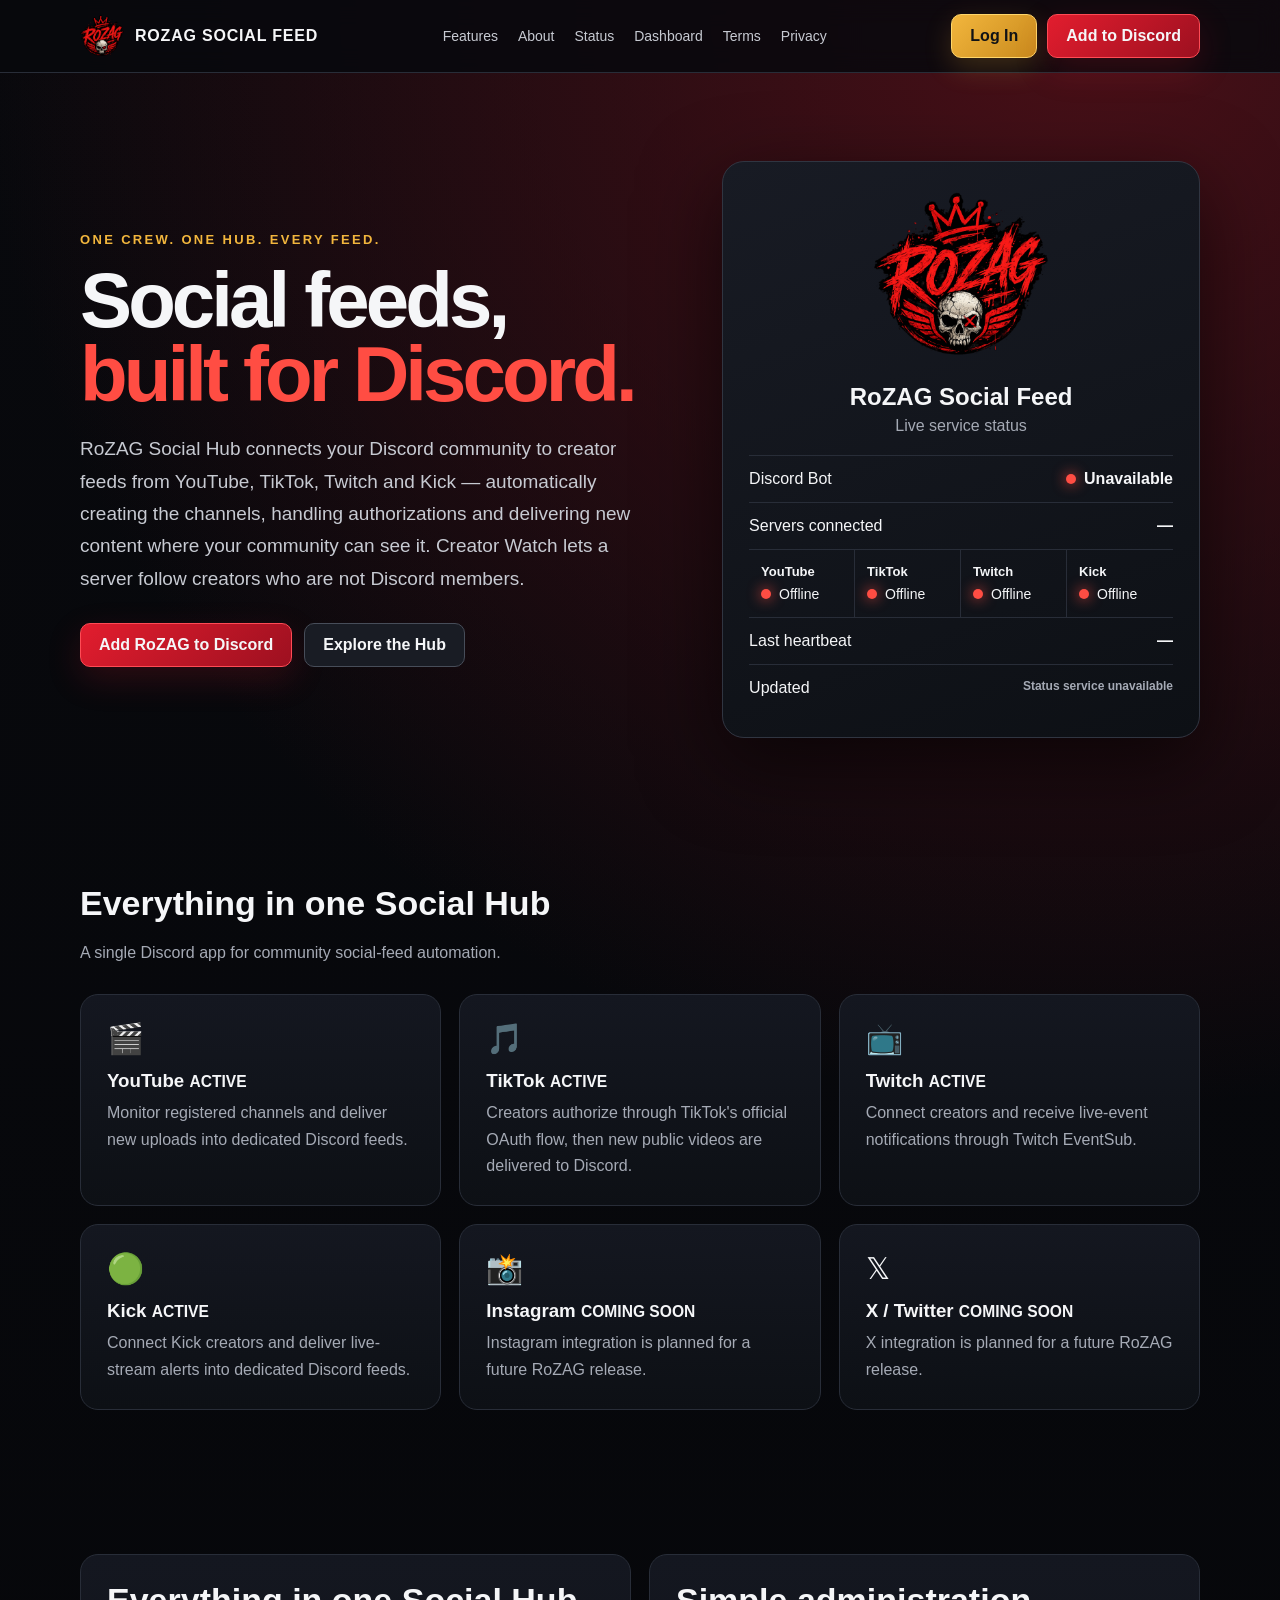
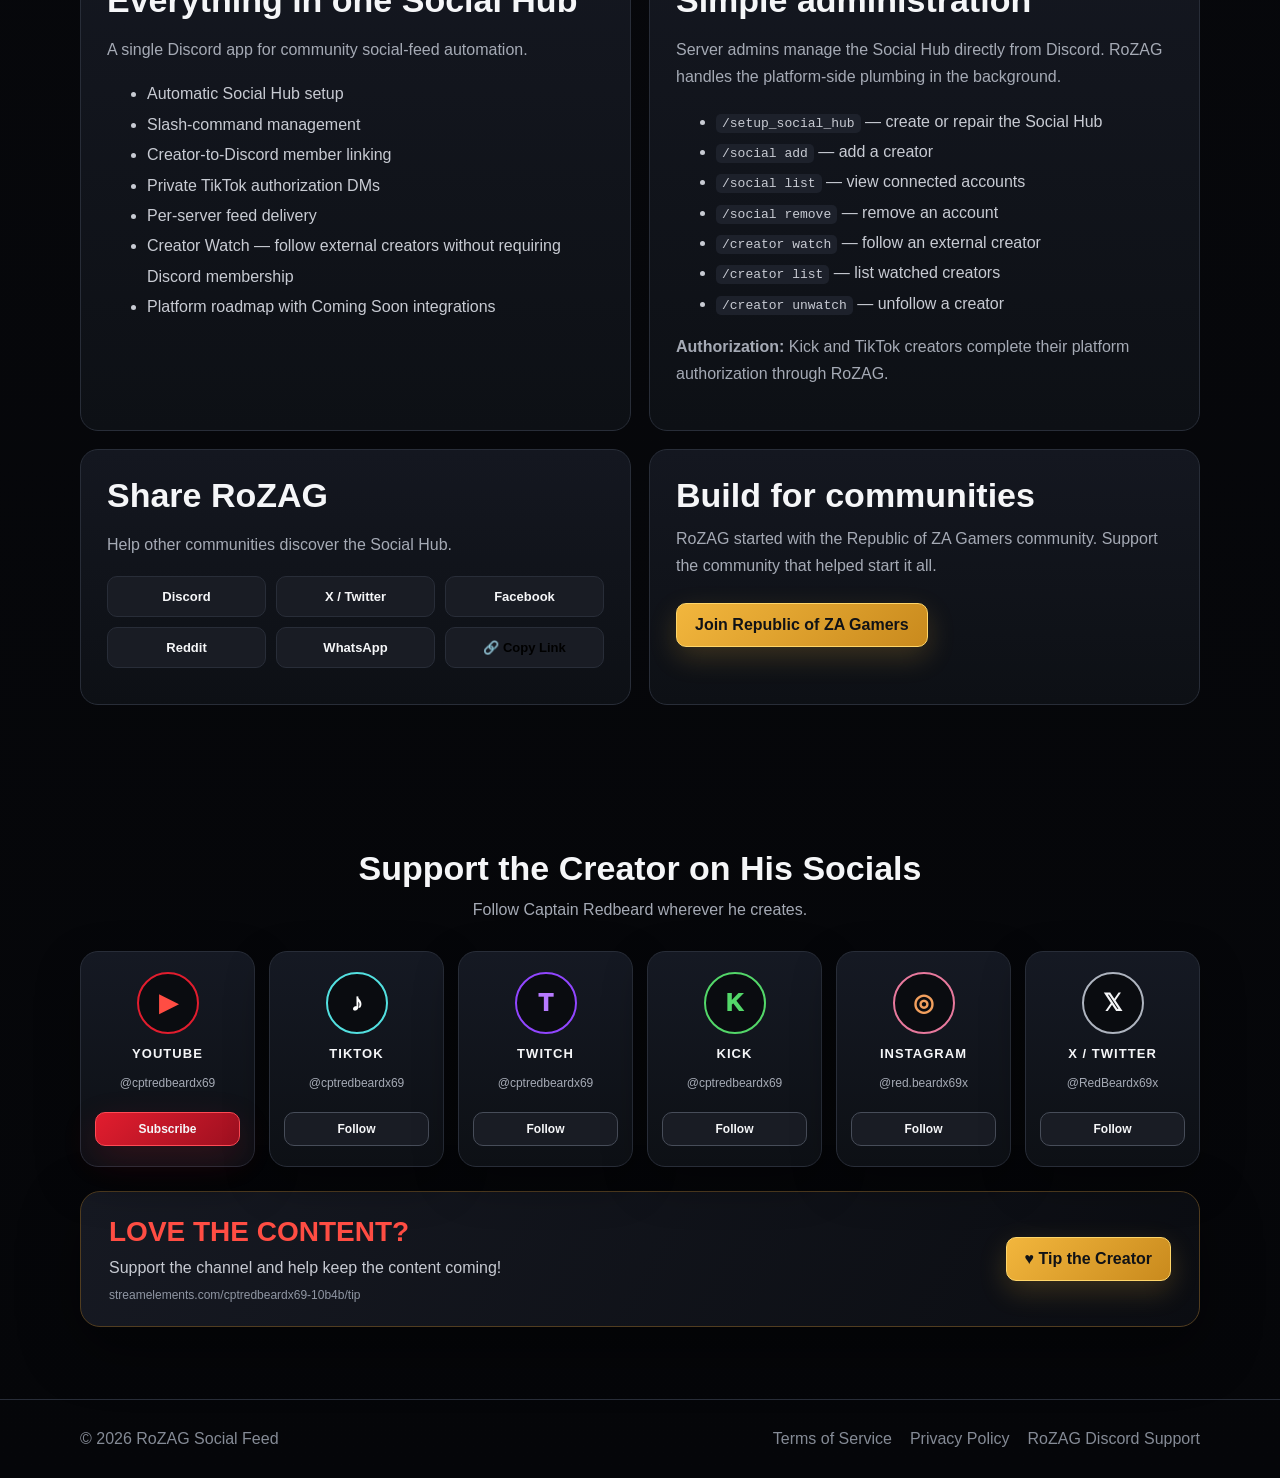
<file: index.html>
<!doctype html>
<html lang="en"><head>
<meta charset="utf-8"><meta name="viewport" content="width=device-width,initial-scale=1">
<title>RoZAG Social Feed</title>
  <link rel="icon" type="image/png" href="rozag-logo.png">
<meta name="description" content="RoZAG Social Feed connects Discord communities to YouTube, TikTok, Twitch and Kick creator feeds, with Creator Watch for external creators.">
<style>
:root{--bg:#07080b;--panel:#10131a;--panel2:#151923;--text:#f5f6f8;--muted:#a5aab5;--red:#e21d2e;--red2:#ff4d43;--gold:#f2b63d;--line:#282d38;--green:#3bd98b}
*{box-sizing:border-box}html{scroll-behavior:smooth}body{margin:0;background:radial-gradient(circle at 85% 0,#4a1018 0,transparent 34%),linear-gradient(180deg,#08090d,#050609);color:var(--text);font-family:Inter,Segoe UI,Arial,sans-serif}a{color:inherit;text-decoration:none}.wrap{width:min(1120px,92%);margin:auto}
nav{position:sticky;top:0;z-index:5;background:#08090ddd;backdrop-filter:blur(12px);border-bottom:1px solid var(--line)}.nav{height:72px;display:flex;align-items:center;justify-content:space-between}.brand{display:flex;align-items:center;gap:11px;font-weight:900;letter-spacing:.05em}.brand img{width:44px;height:44px;border-radius:50%;object-fit:cover}.navlinks{display:flex;gap:20px;color:#c7cad2;font-size:14px}.btn{display:inline-flex;align-items:center;justify-content:center;padding:12px 18px;border-radius:10px;border:1px solid #474d59;background:#191c24;font-weight:800}.primary{background:linear-gradient(135deg,var(--red),#9d1020);border-color:#ff4b55;box-shadow:0 12px 34px #d51a3030}
.hero{padding:88px 0 74px}.grid{display:grid;grid-template-columns:1.1fr .9fr;gap:58px;align-items:center}.kicker{color:var(--gold);font-size:13px;font-weight:900;letter-spacing:.18em;text-transform:uppercase}.hero h1{font-size:clamp(46px,7vw,78px);line-height:.95;letter-spacing:-.05em;margin:16px 0 22px}.hero h1 span{color:var(--red2)}.lead{font-size:19px;line-height:1.7;color:#c7cad2;max-width:720px}.actions{display:flex;gap:12px;flex-wrap:wrap;margin-top:28px}
.status{background:linear-gradient(160deg,#181b24,#0d1015);border:1px solid #303541;border-radius:22px;padding:26px;box-shadow:0 24px 80px #0009}.logo{width:175px;height:175px;display:block;object-fit:contain;border-radius:50%;margin:0 auto 20px}.status h2{text-align:center;margin:0}.status p{text-align:center;color:var(--muted);margin:6px 0 20px}.row{display:flex;justify-content:space-between;gap:20px;padding:14px 0;border-top:1px solid var(--line)}.dot{display:inline-block;width:10px;height:10px;border-radius:50%;background:var(--green);margin-right:8px;box-shadow:0 0 14px #3bd98b}.dot.red{background:#ff4d43;box-shadow:0 0 14px #ff4d43}.dot.warn{background:#f2b63d;box-shadow:0 0 14px #f2b63d}.dot.online{background:var(--green);box-shadow:0 0 14px #3bd98b}.platform-row{display:grid;grid-template-columns:repeat(4,minmax(0,1fr));gap:0;border-top:1px solid var(--line);padding:0}.platform-mini{min-width:0;padding:14px 12px;border-right:1px solid var(--line)}.platform-mini:last-child{border-right:0}.platform-name{display:block;font-weight:800;font-size:13px;margin-bottom:6px}.platform-state{font-size:14px;white-space:nowrap}.platform-detail{display:none}
section{padding:72px 0}.title{font-size:34px;margin:0 0 10px}.sub{color:var(--muted);line-height:1.7;max-width:760px}.cards{display:grid;grid-template-columns:repeat(3,1fr);gap:18px;margin-top:28px}.card,.panel{background:linear-gradient(180deg,#141720,#0d1015);border:1px solid var(--line);border-radius:18px;padding:26px}.card .ico{font-size:30px;margin-bottom:14px}.card h3{margin:0 0 8px}.card p{color:var(--muted);line-height:1.65;margin:0}.two{display:grid;grid-template-columns:1fr 1fr;gap:18px}.panel ul{color:#c8cbd3;line-height:1.9}.panel code{background:#1d212b;padding:2px 6px;border-radius:5px}footer{border-top:1px solid var(--line);padding:30px 0;color:#858b96}.foot{display:flex;justify-content:space-between;gap:20px;flex-wrap:wrap}.links{display:flex;gap:18px}
@media(max-width:820px){.grid,.two{grid-template-columns:1fr}.cards{grid-template-columns:1fr}.navlinks{display:none}.platform-row{grid-template-columns:repeat(2,1fr)}.platform-mini:nth-child(2){border-right:0}.platform-mini:nth-child(-n+2){border-bottom:1px solid var(--line)}}

.social-section{padding:72px 0}.section-head{text-align:center;margin-bottom:28px}.section-head .title{margin-bottom:8px}.section-head .sub{margin:0 auto}.social-grid{display:grid;grid-template-columns:repeat(6,1fr);gap:14px}.social-card{background:linear-gradient(180deg,#151923,#0d1015);border:1px solid var(--line);border-radius:18px;padding:20px 14px;text-align:center;box-shadow:0 16px 45px #0005;transition:transform .18s,border-color .18s}.social-card:hover{transform:translateY(-3px);border-color:#4a505e}.social-icon{width:62px;height:62px;border-radius:50%;display:grid;place-items:center;margin:0 auto 12px;font-size:24px;font-weight:950;background:#0a0c10;border:2px solid #3b404b}.social-card h3{margin:0 0 5px;font-size:13px;letter-spacing:.08em}.social-handle{color:var(--muted);font-size:12px;min-height:34px;display:flex;align-items:center;justify-content:center}.social-card .btn{margin-top:12px;width:100%;padding:9px 8px;font-size:12px}.youtube .social-icon{border-color:#e21d2e;color:#ff4d43}.tiktok .social-icon{border-color:#53e0e0;color:#fff}.twitch .social-icon{border-color:#9146ff;color:#b77aff}.kick .social-icon{border-color:#53d769;color:#53d769}.instagram .social-icon{border-color:#e8799d;color:#f2a05e}.x-social .social-icon{border-color:#aeb4bf;color:#f5f6f8}.tip-banner{margin-top:24px;background:linear-gradient(120deg,#161922,#0b0d12);border:1px solid #513d20;border-radius:20px;padding:24px 28px;display:flex;align-items:center;justify-content:space-between;gap:24px;box-shadow:0 20px 60px #0007}.tip-copy h2{margin:0 0 7px;color:var(--red2);font-size:28px}.tip-copy p{margin:0;color:#c7cad2;line-height:1.6}.tip-link{display:block;margin-top:7px;color:#8f96a3;font-size:12px}.gold{background:linear-gradient(135deg,#f2b63d,#c98a1d);border-color:#ffd66a;color:#101216;box-shadow:0 10px 28px #f2b63d33}.gold:hover{filter:brightness(1.08)}.tip-btn{white-space:nowrap}.live-strip{margin-top:28px;background:linear-gradient(180deg,#13161d,#0b0d12);border:1px solid var(--line);border-radius:18px;padding:18px}.live-strip-title{text-align:center;color:#fff;font-weight:900;letter-spacing:.12em;text-transform:uppercase;margin-bottom:15px}.live-grid{display:grid;grid-template-columns:repeat(4,1fr)}.live-item{padding:10px 18px;border-right:1px solid var(--line);display:flex;justify-content:center;align-items:center;gap:9px}.live-item:last-child{border-right:0}.live-item b{font-size:14px}.share-layout{display:grid;grid-template-columns:1fr 1fr;gap:18px}.share-card{background:linear-gradient(180deg,#141720,#0d1015);border:1px solid var(--line);border-radius:18px;padding:26px}.share-actions{display:grid;grid-template-columns:repeat(3,1fr);gap:10px;margin-top:18px}.share-btn{border:1px solid var(--line);background:#191c24;border-radius:10px;padding:12px 8px;text-align:center;font-weight:800;font-size:13px}.share-btn:hover{border-color:#5a606d}.share-copy{margin-top:12px;width:100%}.share-url{margin-top:10px;color:var(--gold);font-size:12px;word-break:break-all}.community{margin-top:18px}.community-inner{display:flex;align-items:center;justify-content:space-between;gap:24px;flex-wrap:wrap}.community-inner .sub{margin:0}.coming-soon{color:var(--gold)!important}.active-badge{color:var(--green)!important}.admin-list{margin-bottom:0}.admin-note{margin-top:14px}.login-future{background:linear-gradient(135deg,#f2b63d,#c98a1d);border-color:#ffd66a;color:#101216}.login-future:hover{filter:brightness(1.08)}
@media(max-width:1000px){.social-grid{grid-template-columns:repeat(3,1fr)}}
@media(max-width:700px){.social-grid{grid-template-columns:repeat(2,1fr)}.tip-banner{align-items:flex-start;flex-direction:column}.live-grid{grid-template-columns:repeat(2,1fr)}.live-item:nth-child(2){border-right:0}.live-item:nth-child(-n+2){border-bottom:1px solid var(--line)}.share-layout{grid-template-columns:1fr}.share-actions{grid-template-columns:repeat(2,1fr)}}
.dashboard-status-btn{width:100%;margin-top:14px}.status #status-updated{color:var(--muted);font-size:12px}</style></head>
<body>
<nav><div class="wrap nav"><a class="brand" href="#"><img src="rozag-logo.png" alt="RoZAG Social Feed"><span>ROZAG SOCIAL FEED</span></a><div class="navlinks"><a href="#features">Features</a><a href="#about">About</a><a href="#status">Status</a><a href="dashboard/">Dashboard</a><a href="terms-of-service.html" target="_blank" rel="noopener noreferrer">Terms</a><a href="privacy-policy.html" target="_blank" rel="noopener noreferrer">Privacy</a></div><div style="display:flex;align-items:center;gap:10px"><a class="btn gold" href="dashboard/">Log In</a><a id="install" class="btn primary" href="https://discord.com/oauth2/authorize?client_id=1537113386867761293&scope=bot%20applications.commands&permissions=93200" target="_blank" rel="noopener noreferrer">Add to Discord</a></div></div></nav>
<header class="hero"><div class="wrap grid"><div><div class="kicker">One crew. One hub. Every feed.</div><h1>Social feeds,<br><span>built for Discord.</span></h1><p class="lead">RoZAG Social Hub connects your Discord community to creator feeds from YouTube, TikTok, Twitch and Kick — automatically creating the channels, handling authorizations and delivering new content where your community can see it. Creator Watch lets a server follow creators who are not Discord members.</p><div class="actions"><a id="install2" class="btn primary" href="https://discord.com/oauth2/authorize?client_id=1537113386867761293&scope=bot%20applications.commands&permissions=93200" target="_blank" rel="noopener noreferrer">Add RoZAG to Discord</a><a class="btn" href="#features">Explore the Hub</a></div></div>
<div class="status" id="status">
<img class="logo" src="rozag-logo.png" alt="RoZAG Social Feed">
<h2>RoZAG Social Feed</h2>
<p>Live service status</p>
<div class="row"><span>Discord Bot</span><strong id="bot"><span class="dot"></span>Checking…</strong></div>
<div class="row"><span>Servers connected</span><strong id="servers">—</strong></div>
<div class="platform-row" aria-label="Platform service status">
  <div class="platform-mini"><span class="platform-name">YouTube</span><span class="platform-state" id="youtube-status"><span class="dot"></span>Checking…</span></div>
  <div class="platform-mini"><span class="platform-name">TikTok</span><span class="platform-state" id="tiktok-status"><span class="dot"></span>Checking…</span></div>
  <div class="platform-mini"><span class="platform-name">Twitch</span><span class="platform-state" id="twitch-status"><span class="dot"></span>Checking…</span></div>
  <div class="platform-mini"><span class="platform-name">Kick</span><span class="platform-state" id="kick-status"><span class="dot"></span>Checking…</span></div>
</div>
<div class="row"><span>Last heartbeat</span><strong id="seen">—</strong></div>
<div class="row"><span>Updated</span><strong id="status-updated">—</strong></div>
</div></div></header>

<section id="features">
  <div class="wrap">
    <h2 class="title">Everything in one Social Hub</h2>
    <p class="sub">A single Discord app for community social-feed automation.</p>
    <div class="cards">
      <article class="card">
        <div class="ico">🎬</div>
        <h3>YouTube <small>ACTIVE</small></h3>
        <p>Monitor registered channels and deliver new uploads into dedicated Discord feeds.</p>
      </article>
      <article class="card">
        <div class="ico">🎵</div>
        <h3>TikTok <small>ACTIVE</small></h3>
        <p>Creators authorize through TikTok's official OAuth flow, then new public videos are delivered to Discord.</p>
      </article>
      <article class="card">
        <div class="ico">📺</div>
        <h3>Twitch <small>ACTIVE</small></h3>
        <p>Connect creators and receive live-event notifications through Twitch EventSub.</p>
      </article>
      <article class="card">
        <div class="ico">🟢</div>
        <h3>Kick <small>ACTIVE</small></h3>
        <p>Connect Kick creators and deliver live-stream alerts into dedicated Discord feeds.</p>
      </article>
      <article class="card">
        <div class="ico">📸</div>
        <h3>Instagram <small>COMING SOON</small></h3>
        <p>Instagram integration is planned for a future RoZAG release.</p>
      </article>
      <article class="card">
        <div class="ico">𝕏</div>
        <h3>X / Twitter <small>COMING SOON</small></h3>
        <p>X integration is planned for a future RoZAG release.</p>
      </article>
    </div>
  </div>
</section>


<section id="about"><div class="wrap share-layout">
<div class="panel"><h2 class="title">Everything in one Social Hub</h2><p class="sub">A single Discord app for community social-feed automation.</p><ul><li>Automatic Social Hub setup</li><li>Slash-command management</li><li>Creator-to-Discord member linking</li><li>Private TikTok authorization DMs</li><li>Per-server feed delivery</li><li>Creator Watch — follow external creators without requiring Discord membership</li><li>Platform roadmap with Coming Soon integrations</li></ul></div>
<div class="panel"><h2 class="title">Simple administration</h2><p class="sub">Server admins manage the Social Hub directly from Discord. RoZAG handles the platform-side plumbing in the background.</p><ul class="admin-list"><li><code>/setup_social_hub</code> — create or repair the Social Hub</li><li><code>/social add</code> — add a creator</li><li><code>/social list</code> — view connected accounts</li><li><code>/social remove</code> — remove an account</li><li><code>/creator watch</code> — follow an external creator</li><li><code>/creator list</code> — list watched creators</li><li><code>/creator unwatch</code> — unfollow a creator</li></ul><p class="sub admin-note"><strong>Authorization:</strong> Kick and TikTok creators complete their platform authorization through RoZAG.</p></div>
<div class="share-card"><h2 class="title">Share RoZAG</h2><p class="sub">Help other communities discover the Social Hub.</p><div class="share-actions"><a class="share-btn" href="https://discord.com" target="_blank" rel="noopener noreferrer">Discord</a><a class="share-btn" href="https://x.com/intent/post?text=Check%20out%20RoZAG%20Social%20Feed%20for%20Discord%20communities!" target="_blank" rel="noopener noreferrer">X / Twitter</a><a class="share-btn" href="https://www.facebook.com/sharer/sharer.php?u=https%3A%2F%2Fredbeardx69x.github.io%2Frozag-social-feed%2F" target="_blank" rel="noopener noreferrer">Facebook</a><a class="share-btn" href="https://www.reddit.com/submit?url=https%3A%2F%2Fredbeardx69x.github.io%2Frozag-social-feed%2F&title=RoZAG%20Social%20Feed" target="_blank" rel="noopener noreferrer">Reddit</a><a class="share-btn" href="https://wa.me/?text=Check%20out%20RoZAG%20Social%20Feed%20https%3A%2F%2Fredbeardx69x.github.io%2Frozag-social-feed%2F" target="_blank" rel="noopener noreferrer">WhatsApp</a><button id="copyLink" class="share-btn" type="button">🔗 Copy Link</button></div><div id="copyStatus" class="share-url" href="redbeardx69x.github.io/rozag-social-feed"></div></div>
<div class="share-card"><div class="community-inner"><div><h2 class="title">Build for communities</h2><p class="sub">RoZAG started with the Republic of ZA Gamers community. Support the community that helped start it all.</p></div><a class="btn gold" href="https://discord.com/invite/cEQJ9SVMed" target="_blank" rel="noopener noreferrer">Join Republic of ZA Gamers</a></div></div>
</div></section>
<section class="social-section" id="socials"><div class="wrap">
<div class="section-head"><h2 class="title">Support the Creator on His Socials</h2><p class="sub">Follow Captain Redbeard wherever he creates.</p></div>
<div class="social-grid">
<article class="social-card youtube"><div class="social-icon">▶</div><h3>YOUTUBE</h3><div class="social-handle">@cptredbeardx69</div><a class="btn primary" href="https://www.youtube.com/@cptredbeardx69" target="_blank" rel="noopener noreferrer">Subscribe</a></article>
<article class="social-card tiktok"><div class="social-icon">♪</div><h3>TIKTOK</h3><div class="social-handle">@cptredbeardx69</div><a class="btn" href="https://www.tiktok.com/@cptredbeardx69" target="_blank" rel="noopener noreferrer">Follow</a></article>
<article class="social-card twitch"><div class="social-icon">T</div><h3>TWITCH</h3><div class="social-handle">@cptredbeardx69</div><a class="btn" href="https://www.twitch.tv/cptredbeardx69" target="_blank" rel="noopener noreferrer">Follow</a></article>
<article class="social-card kick"><div class="social-icon">K</div><h3>KICK</h3><div class="social-handle">@cptredbeardx69</div><a class="btn" href="https://kick.com/cptredbeardx69" target="_blank" rel="noopener noreferrer">Follow</a></article>
<article class="social-card instagram"><div class="social-icon">◎</div><h3>INSTAGRAM</h3><div class="social-handle">@red.beardx69x</div><a class="btn" href="https://www.instagram.com/red.beardx69x/" target="_blank" rel="noopener noreferrer">Follow</a></article>
<article class="social-card x-social"><div class="social-icon">𝕏</div><h3>X / TWITTER</h3><div class="social-handle">@RedBeardx69x</div><a class="btn" href="https://x.com/RedBeardx69x" target="_blank" rel="noopener noreferrer">Follow</a></article>
</div>
<div class="tip-banner"><div class="tip-copy"><h2>LOVE THE CONTENT?</h2><p>Support the channel and help keep the content coming!</p><span class="tip-link">streamelements.com/cptredbeardx69-10b4b/tip</span></div><a class="btn gold tip-btn" href="https://streamelements.com/cptredbeardx69-10b4b/tip" target="_blank" rel="noopener noreferrer">♥ Tip the Creator</a></div>
</div>
</div></section>

<footer><div class="wrap foot"><span>© 2026 RoZAG Social Feed</span><span class="links"><a href="terms-of-service.html" target="_blank" rel="noopener noreferrer">Terms of Service</a><a href="privacy-policy.html" target="_blank" rel="noopener noreferrer">Privacy Policy</a><a href="https://discord.gg/rJFUWAGWHH" target="_blank" rel="noopener noreferrer">RoZAG Discord Support</a></span></div></footer>
<script src="config.js"></script>

<script>
(function(){
  const login=document.getElementById('futureLogin');
  if(login) login.addEventListener('click',()=>alert('RoZAG Dashboard login is planned for a future release.'));
  const copy=document.getElementById('copyLink');
  const status=document.getElementById('copyStatus');
  if(copy) copy.addEventListener('click',async()=>{
    try{await navigator.clipboard.writeText(window.location.href);}catch(e){const t=document.createElement('textarea');t.value=window.location.href;document.body.appendChild(t);t.select();document.execCommand('copy');t.remove();}
    copy.textContent='✓ Link Copied'; if(status) status.textContent='Link copied to clipboard';
    setTimeout(()=>{copy.textContent='🔗 Copy Link';if(status)status.textContent='redbeardx69x.github.io/rozag-social-feed';},2200);
  });
})();
</script>
<script src="app.js"></script>
</body></html>
</file>
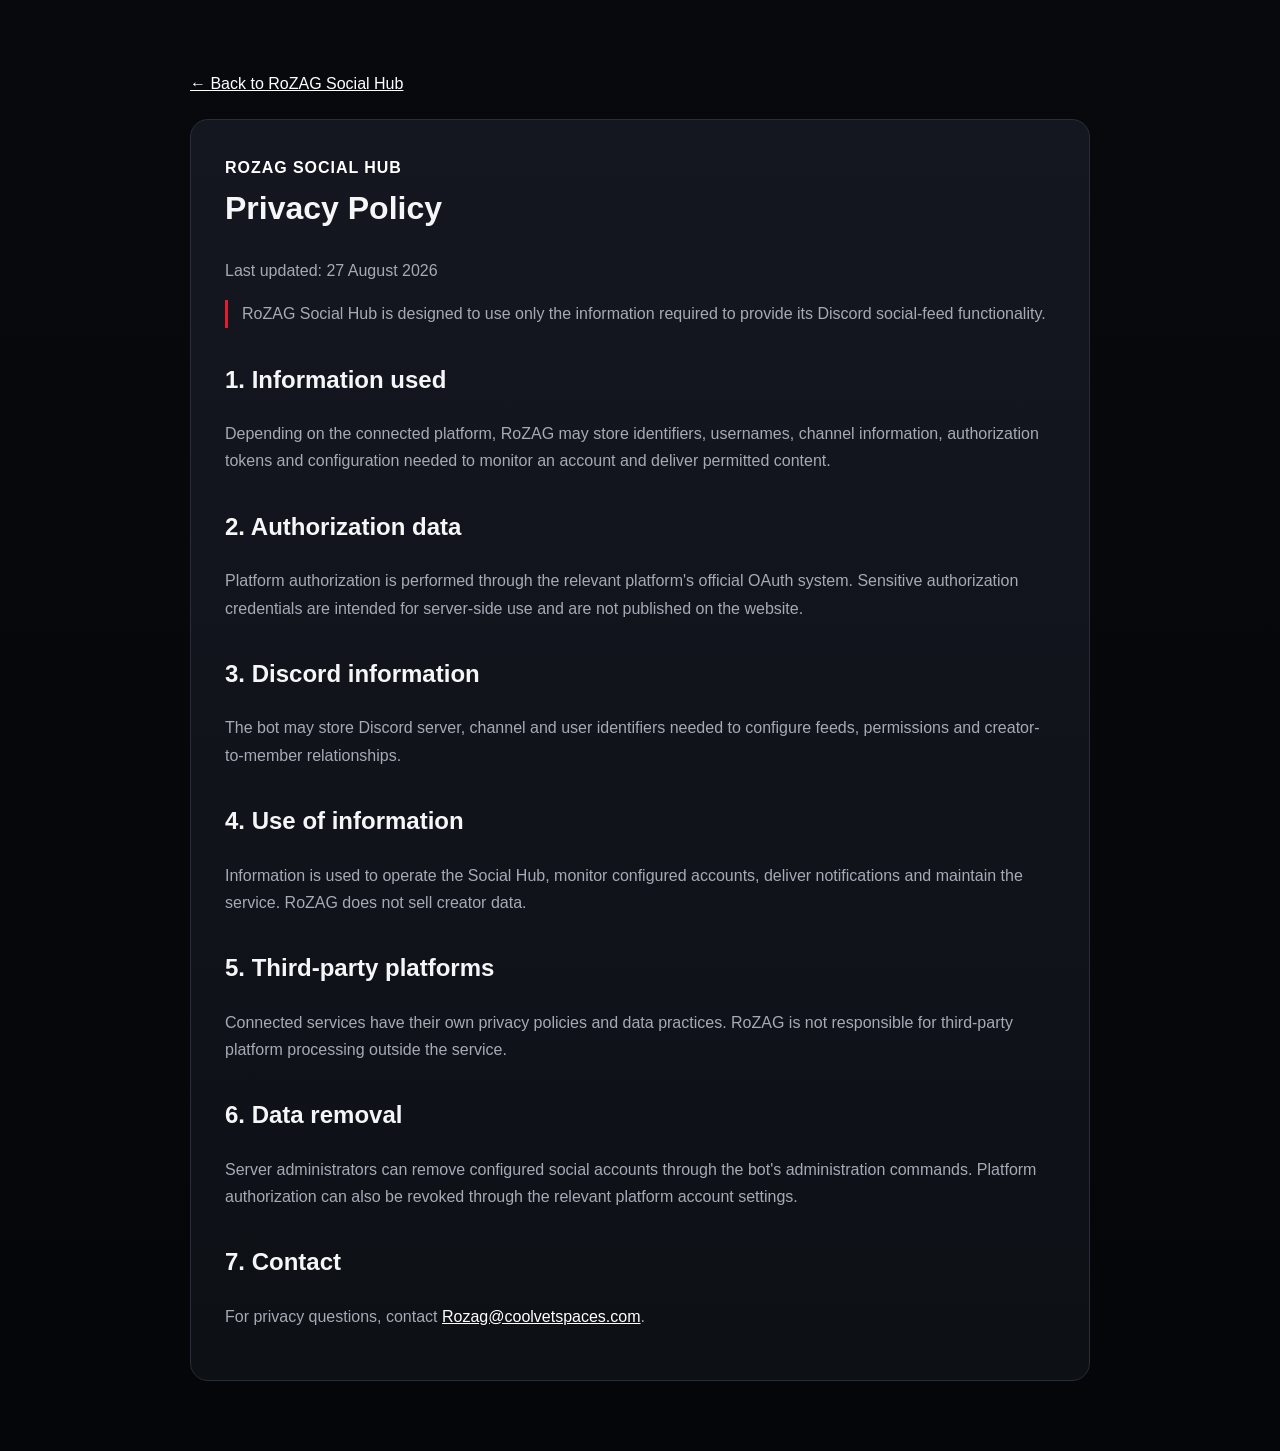
<file: privacy/index.html>
<!doctype html>
<html lang="en">
<head>
<meta charset="utf-8"><meta name="viewport" content="width=device-width,initial-scale=1">
<title>Privacy Policy — RoZAG Social Hub</title>
<style>
:root{--bg:#07080b;--panel:#10131a;--text:#f5f6f8;--muted:#a5aab5;--red:#e21d2e;--line:#282d38}
*{box-sizing:border-box}body{margin:0;background:linear-gradient(180deg,#08090d,#050609);color:var(--text);font-family:Inter,Segoe UI,Arial,sans-serif;line-height:1.7}.wrap{width:min(900px,92%);margin:auto}main{padding:70px 0}.panel{background:linear-gradient(180deg,#141720,#0d1015);border:1px solid var(--line);border-radius:18px;padding:34px}h1{margin-top:0}h2{margin-top:32px}p,li{color:var(--muted)}a{color:#fff}.back{display:inline-block;margin-bottom:22px;color:#fff}.brand{font-weight:900;letter-spacing:.06em;color:#fff}.notice{border-left:3px solid var(--red);padding-left:14px}</style>
</head>
<body><main><div class="wrap"><a class="back" href="../">← Back to RoZAG Social Hub</a><div class="panel"><div class="brand">ROZAG SOCIAL HUB</div><h1>Privacy Policy</h1><p>Last updated: 27 August 2026</p><p class="notice">RoZAG Social Hub is designed to use only the information required to provide its Discord social-feed functionality.</p><h2>1. Information used</h2><p>Depending on the connected platform, RoZAG may store identifiers, usernames, channel information, authorization tokens and configuration needed to monitor an account and deliver permitted content.</p><h2>2. Authorization data</h2><p>Platform authorization is performed through the relevant platform's official OAuth system. Sensitive authorization credentials are intended for server-side use and are not published on the website.</p><h2>3. Discord information</h2><p>The bot may store Discord server, channel and user identifiers needed to configure feeds, permissions and creator-to-member relationships.</p><h2>4. Use of information</h2><p>Information is used to operate the Social Hub, monitor configured accounts, deliver notifications and maintain the service. RoZAG does not sell creator data.</p><h2>5. Third-party platforms</h2><p>Connected services have their own privacy policies and data practices. RoZAG is not responsible for third-party platform processing outside the service.</p><h2>6. Data removal</h2><p>Server administrators can remove configured social accounts through the bot's administration commands. Platform authorization can also be revoked through the relevant platform account settings.</p><h2>7. Contact</h2><p>For privacy questions, contact <a href="mailto:Rozag@coolvetspaces.com">Rozag@coolvetspaces.com</a>.</p></div></div></main></body></html>
</file>
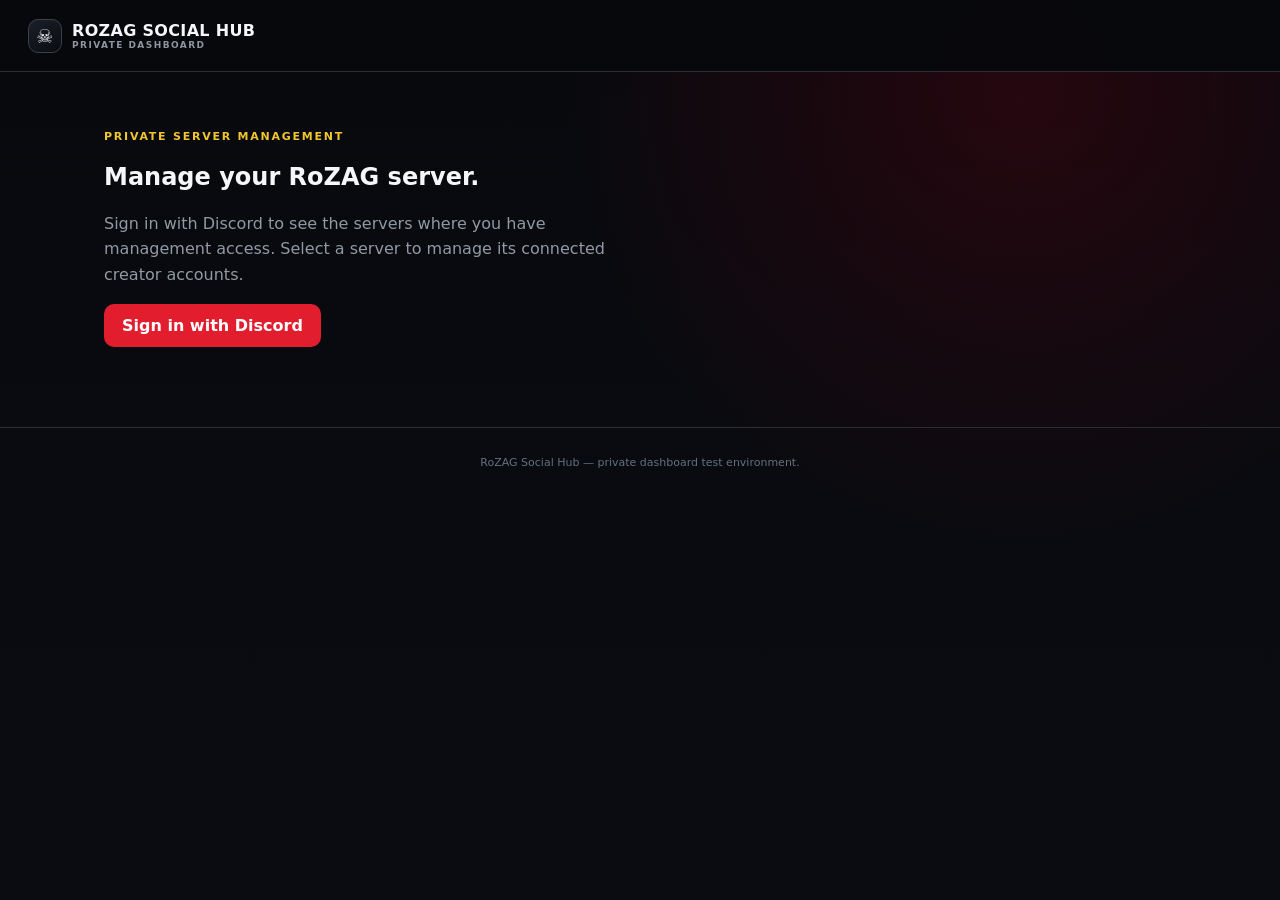
<file: rozag-dashboard-test/index.html>
<!doctype html>
<html lang="en">
<head>
  <meta charset="utf-8">
  <meta name="viewport" content="width=device-width,initial-scale=1">
  <meta name="robots" content="noindex,nofollow">
  <title>RoZAG Social Hub</title>
  <link rel="icon" type="image/png" href="./rozag-logo.png">
  <script src="./config.js"></script>
  <style>
    :root{color-scheme:dark;--bg:#07090d;--panel:#10141c;--panel2:#141922;--border:#2b313d;--muted:#9299a5;--text:#f5f6f8;--red:#e21d2e;--red2:#b51222;--green:#55e59b;}
    *{box-sizing:border-box}
    html,body{margin:0;min-height:100%;font-family:Inter,system-ui,-apple-system,BlinkMacSystemFont,"Segoe UI",sans-serif;background:radial-gradient(circle at 80% 10%,rgba(118,0,20,.28),transparent 36%),linear-gradient(180deg,#07090d,#0a0c11);color:var(--text)}
    body{min-height:100vh}
    .hidden{display:none!important}
    .topbar{height:72px;border-bottom:1px solid #292e39;background:rgba(7,9,13,.94);display:flex;align-items:center;justify-content:space-between;padding:0 28px;position:sticky;top:0;z-index:20;backdrop-filter:blur(12px)}
    .brand{display:flex;align-items:center;gap:10px;font-weight:900;letter-spacing:.02em}.brand-mark{width:34px;height:34px;border-radius:10px;display:grid;place-items:center;background:linear-gradient(145deg,#1b1f28,#090b0f);border:1px solid #3b414c;font-size:19px}.brand small{display:block;color:#8e95a1;font-size:9px;letter-spacing:.16em}
    .user{display:flex;align-items:center;gap:12px}.username{font-weight:800}.logout{border:1px solid #765b00;background:#15130b;color:#f0bf31;border-radius:10px;padding:9px 13px;font-weight:800;cursor:pointer;text-decoration:none}
    main{max-width:1120px;margin:0 auto;padding:58px 24px 80px}.eyebrow{font-size:11px;font-weight:900;letter-spacing:.16em;color:#f2c52f;text-transform:uppercase}.hero h1{font-size:46px;line-height:.98;margin:10px 0 12px;max-width:650px}.hero h1 span{color:#ff3948}.hero p{max-width:650px;color:#a0a7b3;line-height:1.6;margin:0 0 36px}
    .panel{background:rgba(16,20,28,.9);border:1px solid var(--border);border-radius:18px;box-shadow:0 20px 60px rgba(0,0,0,.25);padding:22px}.panel-title{display:flex;align-items:end;justify-content:space-between;gap:20px;margin-bottom:16px}.panel-title h2{margin:0;font-size:18px}.panel-title p{margin:4px 0 0;color:var(--muted);font-size:12px}
    .servers{display:grid;grid-template-columns:repeat(2,minmax(0,1fr));gap:14px}.server-card{background:#11151d;border:1px solid #303641;border-radius:15px;padding:16px}.server-head{display:flex;gap:13px;align-items:center;margin-bottom:16px}.guild-icon{width:52px;height:52px;border-radius:13px;overflow:hidden;display:grid;place-items:center;background:#1c212b;border:1px solid #39404c;font-size:25px}.guild-icon img{width:100%;height:100%;object-fit:cover}.server-meta h3{margin:0 0 5px;font-size:17px}.online{color:var(--green);font-size:11px;font-weight:800}.btn{appearance:none;border:1px solid #414753;border-radius:10px;padding:10px 14px;background:#1a1e27;color:#fff;cursor:pointer;font-weight:900}.btn.primary{border-color:#b91c2b;background:linear-gradient(180deg,#e51f31,#c81223);width:100%}
    .login-panel{max-width:520px}.login-panel h2{margin-top:0}.login-panel p{color:var(--muted);line-height:1.6}.login-btn{display:inline-block;background:var(--red);color:#fff;text-decoration:none;border-radius:10px;padding:12px 18px;font-weight:900}
    .notice{margin-top:14px;padding:12px 14px;border:1px solid #303641;border-radius:12px;color:#aeb5c0;font-size:12px;background:#11151d}
    footer{border-top:1px solid #292e39;padding:28px 24px;color:#667080;text-align:center;font-size:11px}

    /* Phase 4 management modal safety styles. Keep these in the page so the
       dashboard remains correctly styled even when app.js is cached. */
    .rozag-modal-backdrop{position:fixed!important;inset:0!important;z-index:99999!important;display:none!important;align-items:center!important;justify-content:center!important;padding:24px!important;background:rgba(0,0,0,.78)!important;backdrop-filter:blur(8px)!important;}
    .rozag-modal-backdrop.open{display:flex!important;}
    .rozag-modal{width:min(1040px,96vw)!important;max-height:90vh!important;overflow:auto!important;background:linear-gradient(180deg,#171a22 0%,#0d1016 100%)!important;border:1px solid #3a404c!important;border-radius:22px!important;box-shadow:0 30px 100px rgba(0,0,0,.75),0 0 0 1px rgba(226,29,46,.16)!important;color:#f5f6f8!important;}
    .rozag-modal-head{position:sticky!important;top:0!important;z-index:2!important;display:flex!important;align-items:center!important;justify-content:space-between!important;gap:20px!important;padding:22px 24px!important;background:rgba(13,16,22,.96)!important;border-bottom:1px solid #292e39!important;}
    .rozag-modal-title{margin:0!important;font-size:25px!important;line-height:1.15!important;}
    .rozag-modal-subtitle{margin:6px 0 0!important;color:#9fa5b0!important;font-size:13px!important;}
    .rozag-modal-close{width:40px!important;height:40px!important;border:1px solid #414753!important;border-radius:10px!important;background:#1a1e27!important;color:#fff!important;font-size:22px!important;cursor:pointer!important;}
    .rozag-modal-body{padding:24px!important;}
    .rozag-summary{display:grid!important;grid-template-columns:repeat(4,1fr)!important;gap:12px!important;margin-bottom:24px!important;}
    .rozag-summary-card{padding:16px!important;background:#11141b!important;border:1px solid #292e39!important;border-radius:14px!important;}
    .rozag-summary-label{color:#8f96a2!important;font-size:11px!important;font-weight:800!important;text-transform:uppercase!important;letter-spacing:.08em!important;}
    .rozag-summary-value{margin-top:6px!important;font-size:24px!important;font-weight:900!important;}
    .rozag-section-title{display:flex!important;align-items:center!important;justify-content:space-between!important;gap:12px!important;margin:26px 0 12px!important;}
    .rozag-section-title h3{margin:0!important;font-size:18px!important;}
    .rozag-section-title span{color:#8f96a2!important;font-size:12px!important;}
    .rozag-accounts{display:grid!important;gap:10px!important;}
    .rozag-account{display:grid!important;grid-template-columns:48px minmax(0,1fr) auto!important;align-items:center!important;gap:14px!important;padding:14px!important;background:#11141b!important;border:1px solid #292e39!important;border-radius:14px!important;}
    .rozag-account-icon{width:48px!important;height:48px!important;display:grid!important;place-items:center!important;border-radius:12px!important;background:#1b1f28!important;font-size:23px!important;}
    .rozag-account-name{margin:0!important;font-size:15px!important;font-weight:900!important;}
    .rozag-account-user{margin:4px 0 0!important;color:#a7adb7!important;font-size:13px!important;}
    .rozag-account-meta{margin-top:6px!important;color:#7f8793!important;font-size:11px!important;}
    .rozag-account-actions{display:flex!important;gap:8px!important;flex-wrap:wrap!important;margin-top:9px!important;}
    .rozag-badge{display:inline-flex!important;align-items:center!important;gap:6px!important;padding:6px 9px!important;border-radius:999px!important;background:#1a1e26!important;border:1px solid #353b47!important;color:#c8ccd3!important;font-size:11px!important;font-weight:800!important;white-space:nowrap!important;}
    .rozag-badge.connected{border-color:rgba(59,217,139,.35)!important;color:#70e7a7!important;}
    .rozag-badge.route{margin-top:6px!important;border-color:rgba(226,29,46,.3)!important;color:#ff777f!important;}
    .rozag-platform-grid{display:grid!important;grid-template-columns:repeat(4,1fr)!important;gap:12px!important;}
    .rozag-platform{padding:16px!important;background:#11141b!important;border:1px solid #292e39!important;border-radius:14px!important;}
    .rozag-platform-top{display:flex!important;align-items:center!important;justify-content:space-between!important;gap:10px!important;}
    .rozag-platform-name{display:flex!important;align-items:center!important;gap:8px!important;font-weight:900!important;}
    .rozag-platform-count{font-size:22px!important;font-weight:900!important;}
    .rozag-platform-state{margin-top:9px!important;color:#969da8!important;font-size:12px!important;}
    .rozag-routing{display:grid!important;gap:9px!important;}
    .rozag-route-row{display:flex!important;align-items:center!important;justify-content:space-between!important;gap:14px!important;padding:12px 14px!important;background:#11141b!important;border:1px solid #292e39!important;border-radius:12px!important;}
    .rozag-route-name{display:flex!important;align-items:center!important;gap:8px!important;font-weight:800!important;}
    .rozag-route-channel{color:#a8aeb8!important;font-family:ui-monospace,SFMono-Regular,Consolas,monospace!important;font-size:12px!important;text-align:right!important;}
    .rozag-empty,.rozag-error,.rozag-loading{padding:22px!important;border-radius:14px!important;}
    .rozag-empty{color:#9299a5!important;text-align:center!important;background:#11141b!important;border:1px dashed #343a46!important;}
    .rozag-error{padding:16px!important;color:#ff9aa0!important;background:rgba(226,29,46,.08)!important;border:1px solid rgba(226,29,46,.3)!important;}
    .rozag-loading{padding:40px!important;color:#9fa5b0!important;text-align:center!important;}
    @media(max-width:820px){.rozag-summary,.rozag-platform-grid{grid-template-columns:1fr 1fr!important}.rozag-account{grid-template-columns:42px minmax(0,1fr)!important}.rozag-account>div:last-child{grid-column:2!important;justify-self:start!important}}
    @media(max-width:560px){.rozag-summary,.rozag-platform-grid{grid-template-columns:1fr!important}.rozag-modal-backdrop{padding:8px!important}.rozag-modal-body{padding:16px!important}}
    @media(max-width:760px){.servers{grid-template-columns:1fr}.hero h1{font-size:38px}.topbar{padding:0 14px}.username{display:none}main{padding:40px 14px 60px}}
  </style>
</head>
<body>
<header class="topbar">
  <div class="brand"><div class="brand-mark">☠</div><div>ROZAG SOCIAL HUB<small>PRIVATE DASHBOARD</small></div></div>
  <div id="user" class="user hidden"><div id="avatar" aria-label="Discord profile avatar">D</div><div id="username" class="username">Discord User</div><a id="logout" class="logout" href="#">↪ Sign out</a></div>
</header>
<main>
  <section id="login" class="login-panel">
    <div class="eyebrow">PRIVATE SERVER MANAGEMENT</div>
    <h1>Manage your <span>RoZAG server.</span></h1>
    <p>Sign in with Discord to see the servers where you have management access. Select a server to manage its connected creator accounts.</p>
    <a id="loginBtn" class="login-btn" href="#">Sign in with Discord</a>
  </section>

  <section id="dashboard" class="hidden">
    <div class="hero">
      <div class="eyebrow">PRIVATE SERVER MANAGEMENT</div>
      <h1>Manage your <span>RoZAG server.</span></h1>
      <p>Choose a Discord server below to manage its connected creator accounts, member links and feed routing.</p>
    </div>
    <div class="panel">
      <div class="panel-title"><div><h2>Your Servers</h2><p>Only servers where your Discord account has management access appear here.</p></div></div>
      <div id="servers" class="servers"><div class="notice">Loading your servers…</div></div>
      <div class="notice">TEST MODE: this dashboard uses the existing RoZAG Social Hub bot and database. It does not create a second Discord bot.</div>
    </div>
  </section>
</main>
<footer>RoZAG Social Hub — private dashboard test environment.</footer>
<script src="./app.js?v=phase4-final-20260901"></script>
</body>
</html>
</file>
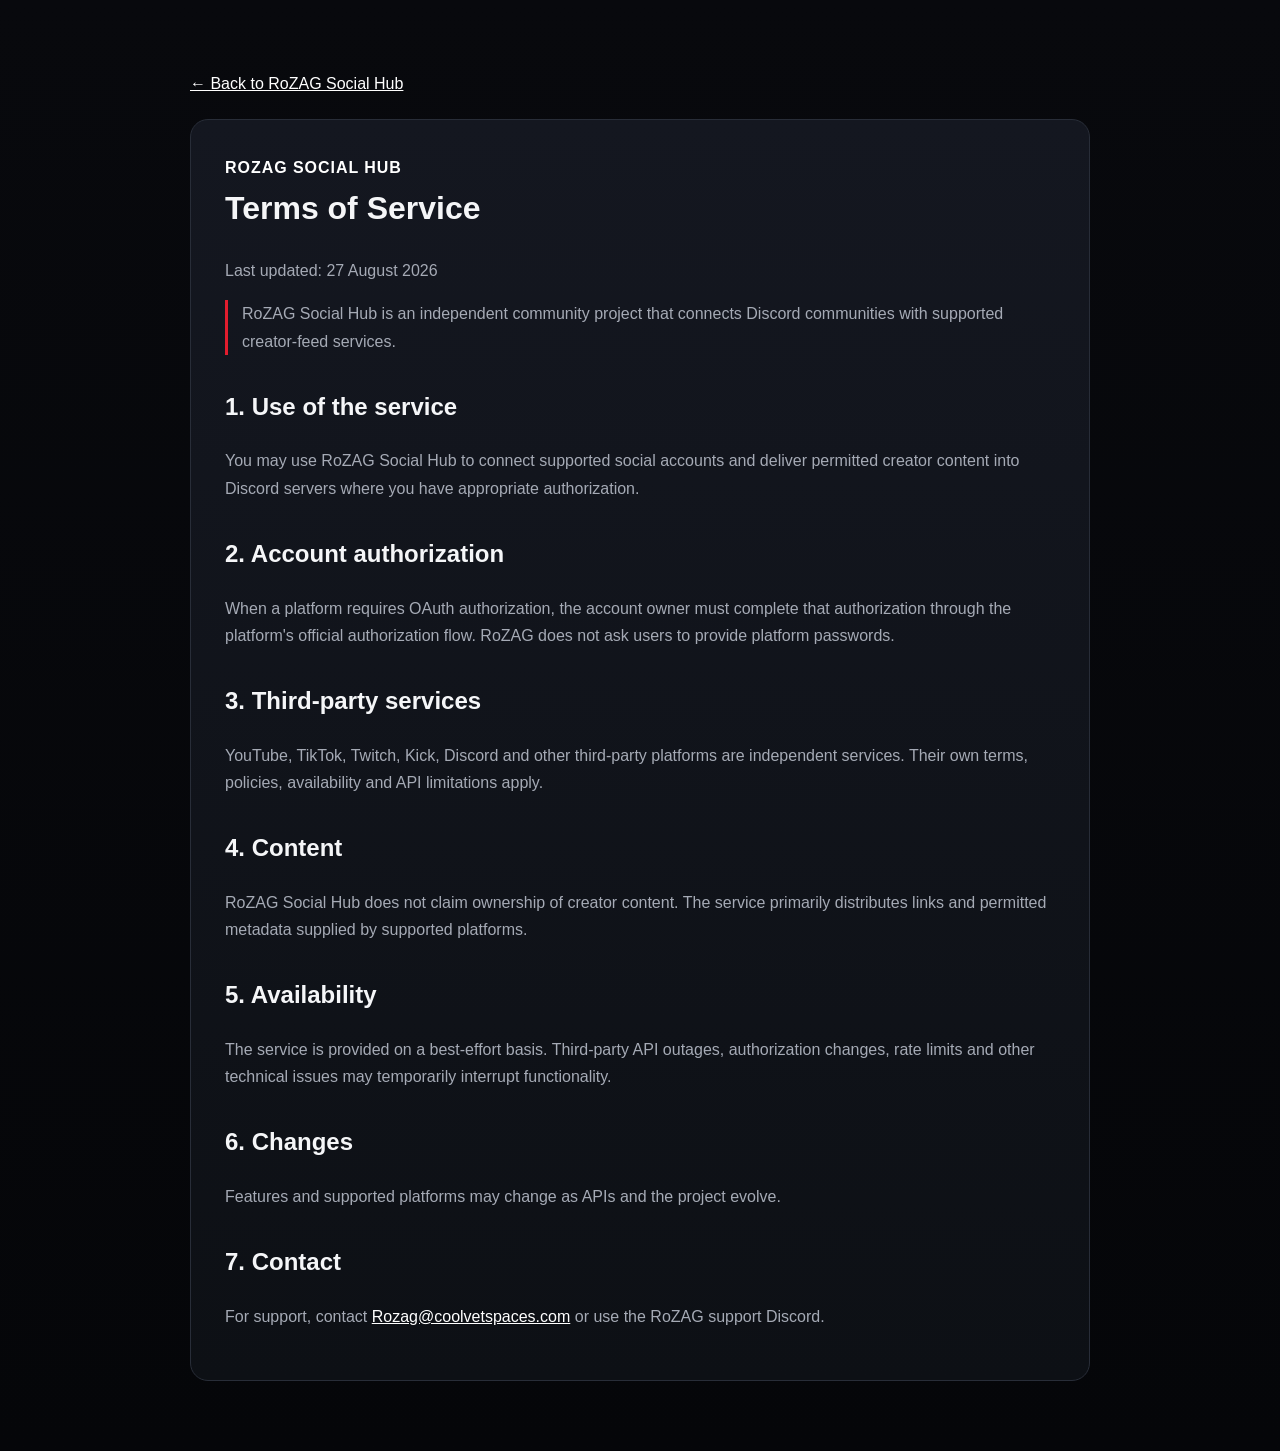
<file: terms/index.html>
<!doctype html>
<html lang="en">
<head>
<meta charset="utf-8"><meta name="viewport" content="width=device-width,initial-scale=1">
<title>Terms of Service — RoZAG Social Hub</title>
<style>
:root{--bg:#07080b;--panel:#10131a;--text:#f5f6f8;--muted:#a5aab5;--red:#e21d2e;--line:#282d38}
*{box-sizing:border-box}body{margin:0;background:linear-gradient(180deg,#08090d,#050609);color:var(--text);font-family:Inter,Segoe UI,Arial,sans-serif;line-height:1.7}.wrap{width:min(900px,92%);margin:auto}main{padding:70px 0}.panel{background:linear-gradient(180deg,#141720,#0d1015);border:1px solid var(--line);border-radius:18px;padding:34px}h1{margin-top:0}h2{margin-top:32px}p,li{color:var(--muted)}a{color:#fff}.back{display:inline-block;margin-bottom:22px;color:#fff}.brand{font-weight:900;letter-spacing:.06em;color:#fff}.notice{border-left:3px solid var(--red);padding-left:14px}</style>
</head>
<body><main><div class="wrap"><a class="back" href="../">← Back to RoZAG Social Hub</a><div class="panel"><div class="brand">ROZAG SOCIAL HUB</div><h1>Terms of Service</h1><p>Last updated: 27 August 2026</p><p class="notice">RoZAG Social Hub is an independent community project that connects Discord communities with supported creator-feed services.</p><h2>1. Use of the service</h2><p>You may use RoZAG Social Hub to connect supported social accounts and deliver permitted creator content into Discord servers where you have appropriate authorization.</p><h2>2. Account authorization</h2><p>When a platform requires OAuth authorization, the account owner must complete that authorization through the platform's official authorization flow. RoZAG does not ask users to provide platform passwords.</p><h2>3. Third-party services</h2><p>YouTube, TikTok, Twitch, Kick, Discord and other third-party platforms are independent services. Their own terms, policies, availability and API limitations apply.</p><h2>4. Content</h2><p>RoZAG Social Hub does not claim ownership of creator content. The service primarily distributes links and permitted metadata supplied by supported platforms.</p><h2>5. Availability</h2><p>The service is provided on a best-effort basis. Third-party API outages, authorization changes, rate limits and other technical issues may temporarily interrupt functionality.</p><h2>6. Changes</h2><p>Features and supported platforms may change as APIs and the project evolve.</p><h2>7. Contact</h2><p>For support, contact <a href="mailto:Rozag@coolvetspaces.com">Rozag@coolvetspaces.com</a> or use the RoZAG support Discord.</p></div></div></main></body></html>
</file>
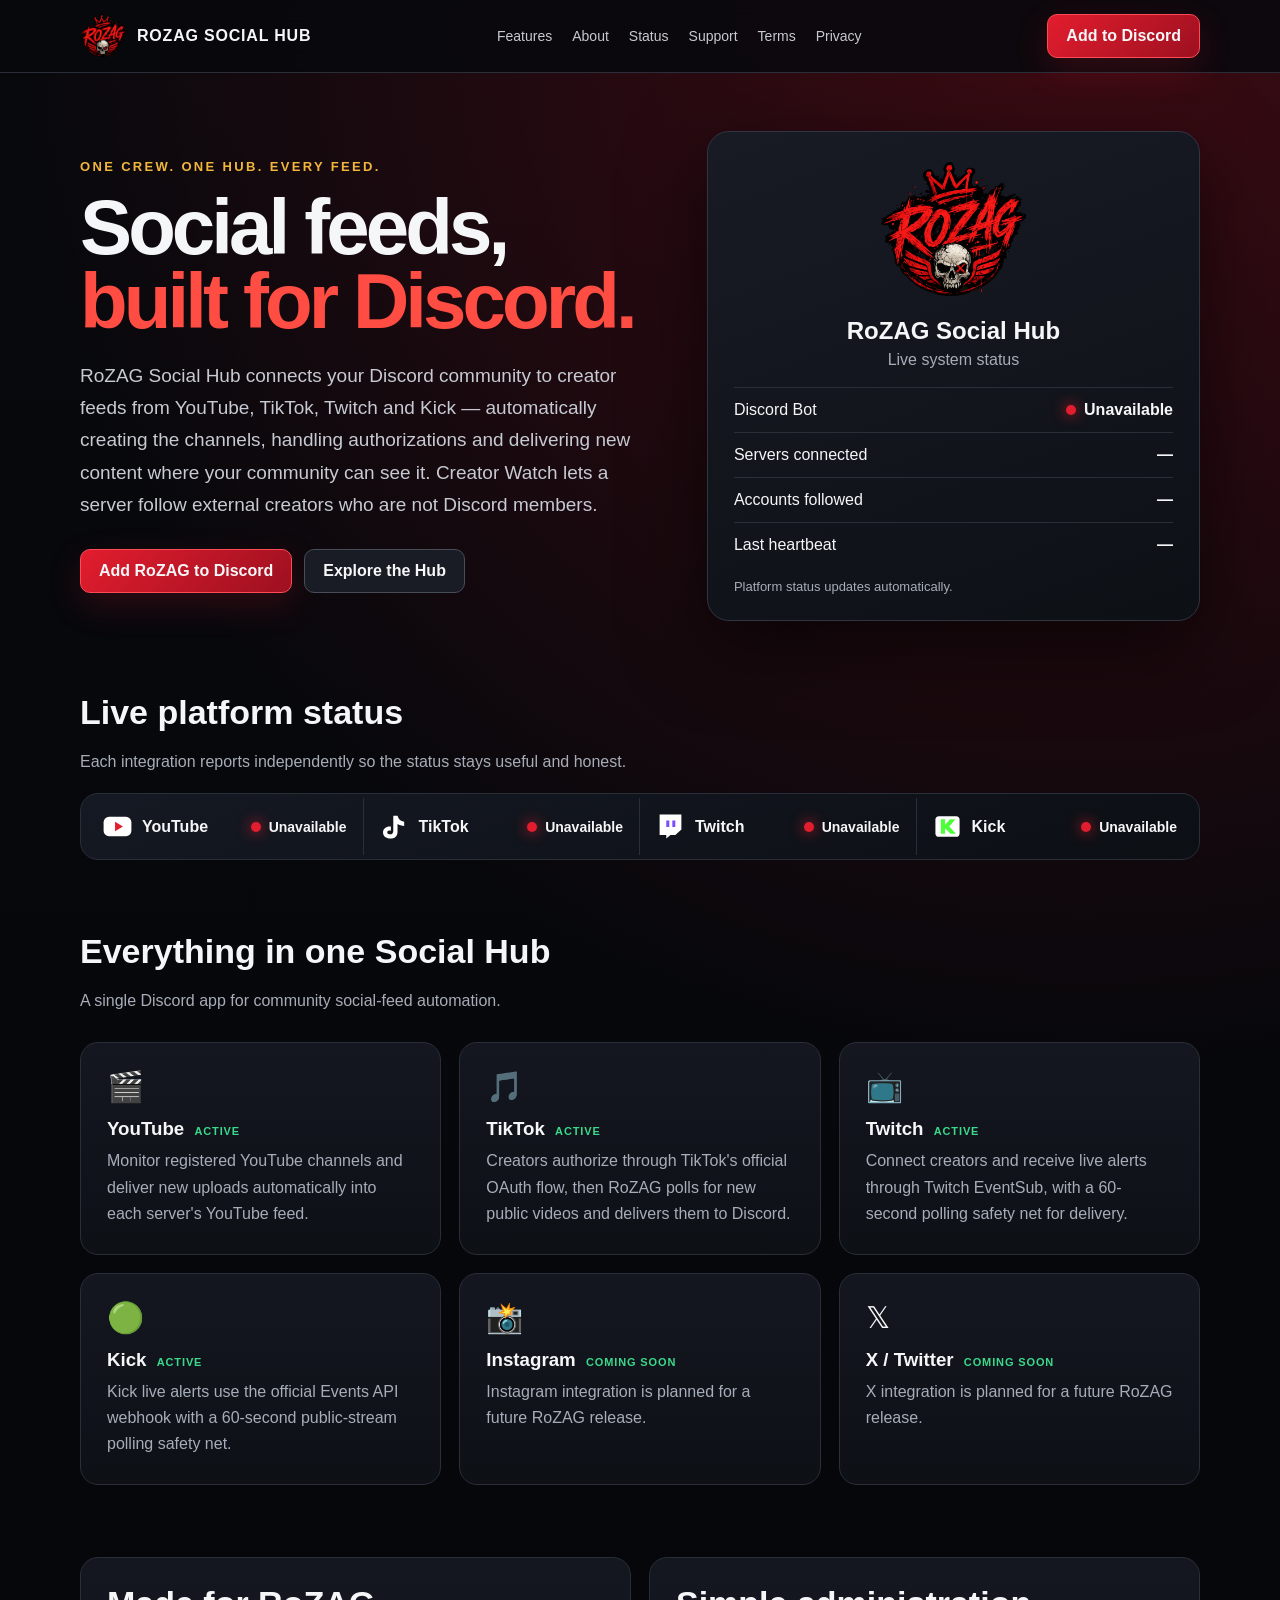
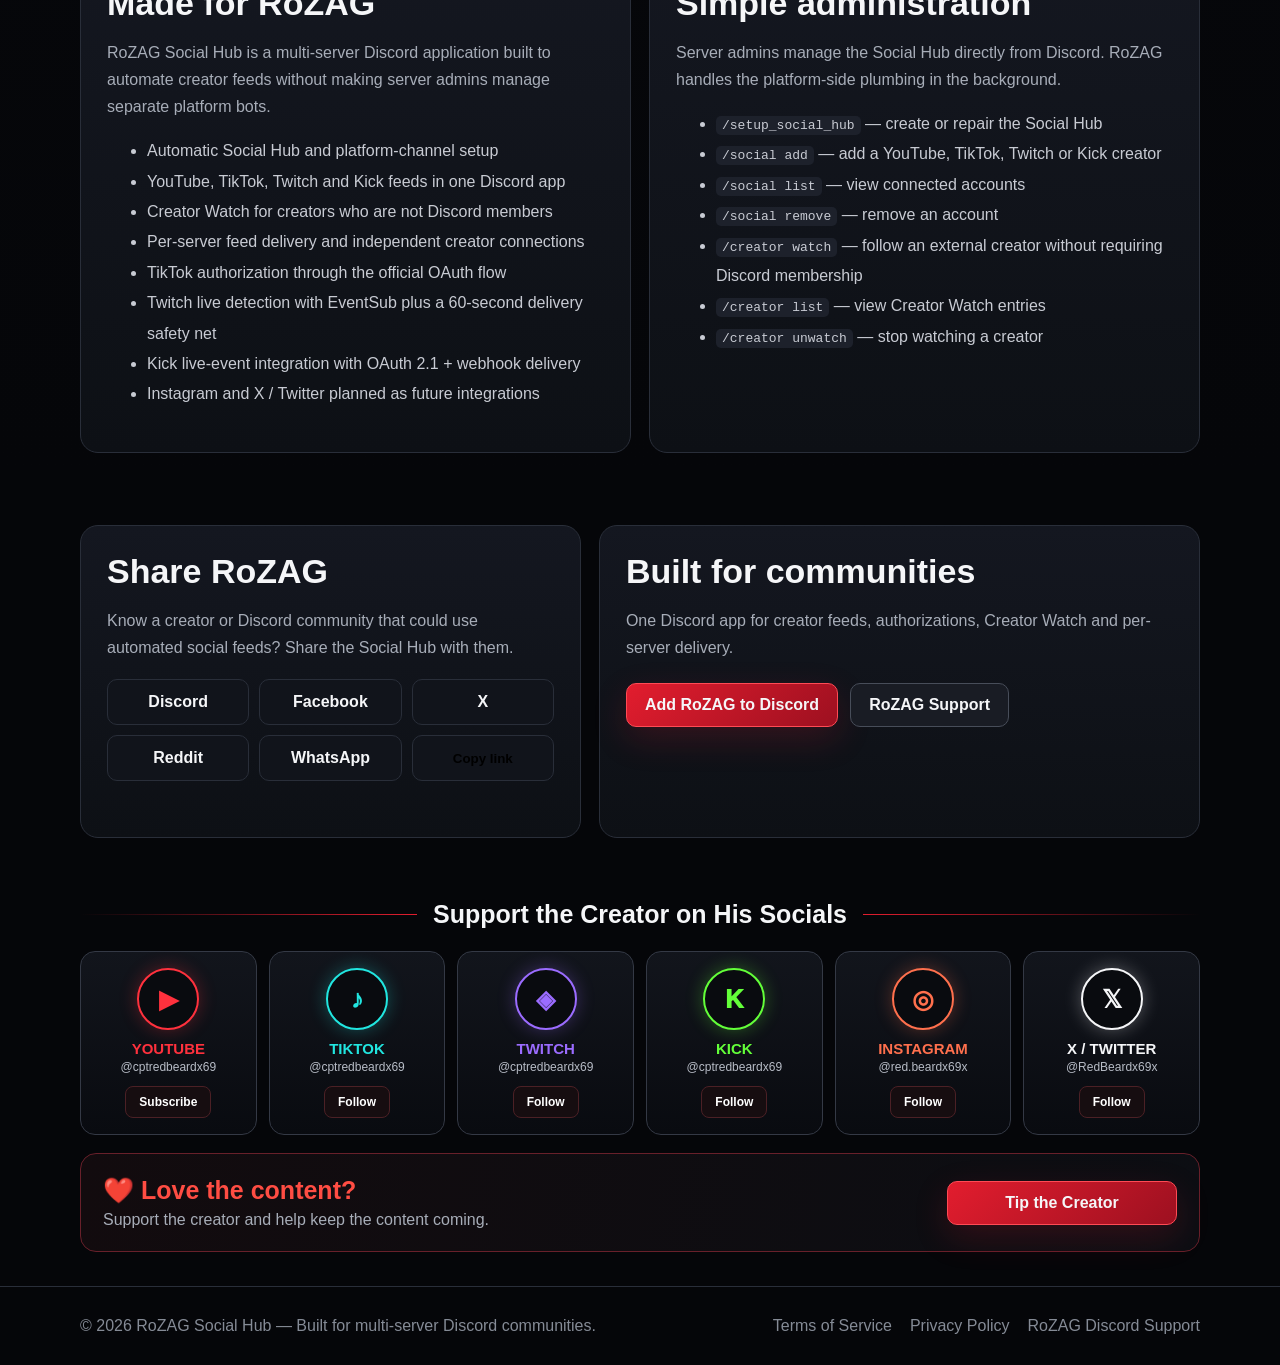
<file: Test/index.html>
<!doctype html>
<html lang="en">
<head>
<meta charset="utf-8">
<meta name="viewport" content="width=device-width, initial-scale=1">
<title>RoZAG Social Hub</title>
<meta name="description" content="RoZAG Social Hub connects Discord communities to creator feeds from YouTube, TikTok, Twitch and Kick.">
<style>
:root{
  --bg:#06070a;--panel:#10131a;--panel2:#141821;--text:#f5f6f8;--muted:#a7adb8;
  --red:#e21d2e;--red2:#ff4d43;--line:#292e39;--green:#3bd98b;--gold:#f2b63d;
}
*{box-sizing:border-box}
html{scroll-behavior:smooth}
body{margin:0;background:radial-gradient(circle at 85% 0,#3d0b13 0,transparent 34%),linear-gradient(180deg,#08090d,#050609 70%);color:var(--text);font-family:Inter,Segoe UI,Arial,sans-serif}
a{color:inherit;text-decoration:none}
.wrap{width:min(1120px,92%);margin:auto}
nav{position:sticky;top:0;z-index:20;background:#08090ddd;backdrop-filter:blur(12px);border-bottom:1px solid var(--line)}
.nav{height:72px;display:flex;align-items:center;justify-content:space-between;gap:20px}
.brand{display:flex;align-items:center;gap:11px;font-weight:900;letter-spacing:.05em}.brand img{width:46px;height:46px;object-fit:contain}
.navlinks{display:flex;gap:20px;color:#c7cad2;font-size:14px}.navlinks a:hover{color:#fff}
.btn{display:inline-flex;align-items:center;justify-content:center;padding:12px 18px;border-radius:10px;border:1px solid #474d59;background:#191c24;font-weight:800;cursor:pointer}
.primary{background:linear-gradient(135deg,var(--red),#9d1020);border-color:#ff4b55;box-shadow:0 12px 34px #d51a3030}
.hero{padding:58px 0 34px}.grid{display:grid;grid-template-columns:1.08fr .92fr;gap:48px;align-items:center}
.kicker{color:var(--gold);font-size:13px;font-weight:900;letter-spacing:.18em;text-transform:uppercase}
.hero h1{font-size:clamp(46px,7vw,78px);line-height:.95;letter-spacing:-.05em;margin:16px 0 22px}.hero h1 span{color:var(--red2)}
.lead{font-size:19px;line-height:1.7;color:#c7cad2;max-width:720px}.actions{display:flex;gap:12px;flex-wrap:wrap;margin-top:28px}
.status{background:linear-gradient(160deg,#181b24,#0d1015);border:1px solid #303541;border-radius:22px;padding:26px;box-shadow:0 24px 80px #0009}
.logo{width:145px;height:145px;display:block;object-fit:contain;margin:0 auto 14px}.status h2{text-align:center;margin:0}.status p{text-align:center;color:var(--muted);margin:6px 0 18px}
.row{display:flex;justify-content:space-between;gap:20px;padding:13px 0;border-top:1px solid var(--line)}
.dot{display:inline-block;width:10px;height:10px;border-radius:50%;background:var(--green);margin-right:8px;box-shadow:0 0 14px #3bd98b}.dot.red{background:#e21d2e;box-shadow:0 0 14px #e21d2e}.dot.warn{background:var(--gold);box-shadow:0 0 14px #f2b63d}
section{padding:38px 0 34px}.title{font-size:34px;margin:0 0 10px}.sub{color:var(--muted);line-height:1.7;max-width:760px}
.cards{display:grid;grid-template-columns:repeat(3,1fr);gap:18px;margin-top:28px}.card,.panel{background:linear-gradient(180deg,#141720,#0d1015);border:1px solid var(--line);border-radius:18px;padding:26px}.card .ico{font-size:30px;margin-bottom:14px}.card h3{margin:0 0 8px}.card p{color:var(--muted);line-height:1.65;margin:0}.card small{font-size:11px;color:var(--green);letter-spacing:.08em;margin-left:5px}.two{display:grid;grid-template-columns:1fr 1fr;gap:18px}.panel ul{color:#c8cbd3;line-height:1.9}.panel code{background:#1d212b;padding:2px 6px;border-radius:5px}
.platform-status-wrap{margin-top:18px;background:linear-gradient(160deg,#151923,#0c0f14);border:1px solid var(--line);border-radius:18px;padding:4px 6px;overflow:hidden}.status-platforms{display:grid;grid-template-columns:repeat(4,1fr)}
.platform-status{display:flex;align-items:center;justify-content:space-between;gap:12px;min-width:0;padding:14px 16px;border-right:1px solid var(--line)}.platform-status:last-child{border-right:0}
.platform-name{display:flex;align-items:center;gap:10px;font-weight:900;font-size:16px}.platform-name svg{width:29px;height:29px;flex:0 0 29px}.state{font-weight:900;display:inline-flex;align-items:center;white-space:nowrap;font-size:14px}
.share-grid{display:grid;grid-template-columns:1fr 1.2fr;gap:18px}.share-actions{display:grid;grid-template-columns:repeat(3,1fr);gap:10px;margin-top:18px}.share-btn{padding:13px 10px;border:1px solid var(--line);border-radius:10px;background:#11141b;font-weight:800;text-align:center}.share-btn:hover{border-color:#555d6c;background:#181c25}.copy-msg{min-height:20px;margin-top:10px;color:var(--green);font-size:13px}
.social-section{padding-top:28px}.section-rule{display:flex;align-items:center;gap:16px;margin-bottom:22px}.section-rule:before,.section-rule:after{content:"";height:1px;background:linear-gradient(90deg,transparent,var(--red));flex:1}.section-rule:after{background:linear-gradient(90deg,var(--red),transparent)}.section-rule h2{font-size:25px;text-align:center;margin:0;white-space:nowrap}
.social-grid{display:grid;grid-template-columns:repeat(6,1fr);gap:12px}.social-card{background:linear-gradient(180deg,#12151c,#090b10);border:1px solid #343945;border-radius:15px;padding:16px 10px;text-align:center;transition:.18s ease}.social-card:hover{transform:translateY(-3px);border-color:var(--red);box-shadow:0 12px 30px #0007}.social-icon{width:62px;height:62px;margin:0 auto 10px;display:grid;place-items:center;border-radius:50%;border:2px solid var(--social);box-shadow:0 0 18px color-mix(in srgb,var(--social),transparent 70%);background:#090b0f;color:var(--social);font-size:25px;font-weight:1000}.social-card h3{margin:4px 0 3px;font-size:15px;color:var(--social)}.social-card p{margin:0 0 12px;color:#b7bcc6;font-size:12px}.social-card .follow{display:inline-flex;padding:8px 13px;border-radius:8px;border:1px solid #4b2025;background:#160d10;color:#fff;font-size:12px;font-weight:900}
.tip{margin-top:18px;background:linear-gradient(100deg,#120b0e,#0c0e13);border:1px solid #68202a;border-radius:16px;padding:22px;display:flex;align-items:center;justify-content:space-between;gap:22px}.tip h3{margin:0 0 6px;color:var(--red2);font-size:25px}.tip p{margin:0;color:var(--muted)}.tip .btn{min-width:230px}
footer{border-top:1px solid var(--line);padding:30px 0;color:#858b96}.foot{display:flex;justify-content:space-between;gap:20px;flex-wrap:wrap}.links{display:flex;gap:18px}
@media(max-width:900px){.grid,.two,.share-grid{grid-template-columns:1fr}.cards{grid-template-columns:1fr 1fr}.social-grid{grid-template-columns:repeat(3,1fr)}.status-platforms{grid-template-columns:repeat(2,1fr)}.platform-status:nth-child(2){border-right:0}.platform-status:nth-child(-n+2){border-bottom:1px solid var(--line)}}
@media(max-width:600px){.navlinks{display:none}.hero{padding-top:38px}.cards{grid-template-columns:1fr}.social-grid{grid-template-columns:repeat(2,1fr)}.status-platforms{grid-template-columns:1fr}.platform-status{border-right:0!important;border-bottom:1px solid var(--line)}.platform-status:last-child{border-bottom:0}.share-actions{grid-template-columns:1fr 1fr}.tip{align-items:flex-start;flex-direction:column}.tip .btn{width:100%}.section-rule h2{font-size:20px;white-space:normal}}
</style>
</head>
<body>
<nav><div class="wrap nav">
  <a class="brand" href="#"><img src="rozag-logo.png" alt="RoZAG"><span>ROZAG SOCIAL HUB</span></a>
  <div class="navlinks"><a href="#features">Features</a><a href="#about">About</a><a href="#status">Status</a><a href="#support">Support</a><a href="terms/" target="_blank" rel="noopener noreferrer">Terms</a><a href="privacy/" target="_blank" rel="noopener noreferrer">Privacy</a></div>
  <a id="install" class="btn primary" href="#" target="_blank" rel="noopener noreferrer">Add to Discord</a>
</div></nav>

<header class="hero"><div class="wrap grid">
  <div><div class="kicker">One crew. One hub. Every feed.</div><h1>Social feeds,<br><span>built for Discord.</span></h1>
    <p class="lead">RoZAG Social Hub connects your Discord community to creator feeds from YouTube, TikTok, Twitch and Kick — automatically creating the channels, handling authorizations and delivering new content where your community can see it. Creator Watch lets a server follow external creators who are not Discord members.</p>
    <div class="actions"><a id="install2" class="btn primary" href="#" target="_blank" rel="noopener noreferrer">Add RoZAG to Discord</a><a class="btn" href="#features">Explore the Hub</a></div>
  </div>
  <div class="status" id="status"><img class="logo" src="rozag-logo.png" alt="RoZAG Social Hub"><h2>RoZAG Social Hub</h2><p>Live system status</p>
    <div class="row"><span>Discord Bot</span><strong id="bot">Checking…</strong></div>
    <div class="row"><span>Servers connected</span><strong id="servers">—</strong></div>
    <div class="row"><span>Accounts followed</span><strong id="accounts">—</strong></div>
    <div class="row"><span>Last heartbeat</span><strong id="seen">—</strong></div>
    <div style="margin-top:12px;color:var(--muted);font-size:13px">Platform status updates automatically.</div>
  </div>
</div></header>

<section id="status"><div class="wrap"><h2 class="title">Live platform status</h2><p class="sub">Each integration reports independently so the status stays useful and honest.</p>
  <div class="platform-status-wrap"><div class="status-platforms">
    <a class="platform-status" href="https://www.youtube.com/@cptredbeardx69" target="_blank" rel="noopener noreferrer"><span class="platform-name"><svg viewBox="0 0 48 34" aria-hidden="true"><rect x="1" y="1" width="46" height="32" rx="9" fill="#fff"/><path d="M20 9l13 8-13 8z" fill="#e21d2e"/></svg>YouTube</span><strong class="state" id="youtube-status"><span class="dot red"></span>Checking…</strong></a>
    <a class="platform-status" href="https://www.tiktok.com/@cptredbeardx69" target="_blank" rel="noopener noreferrer"><span class="platform-name"><svg viewBox="0 0 48 48" aria-hidden="true"><path d="M29 6c2 6 5 9 11 10v7c-4 0-8-1-11-3v13c0 7-5 11-12 11-7 0-12-4-12-10 0-7 6-11 13-10v7c-4-1-6 0-6 3 0 2 2 3 5 3 3 0 5-2 5-6V6z" fill="#fff"/></svg>TikTok</span><strong class="state" id="tiktok-status"><span class="dot red"></span>Checking…</strong></a>
    <a class="platform-status" href="https://www.twitch.tv/cptredbeardx69" target="_blank" rel="noopener noreferrer"><span class="platform-name"><svg viewBox="0 0 48 48" aria-hidden="true"><path d="M6 4h36v25l-10 9h-8l-7 6v-6H6z" fill="#fff"/><path d="M17 14h5v11h-5zm10 0h5v11h-5z" fill="#7c4dff"/></svg>Twitch</span><strong class="state" id="twitch-status"><span class="dot red"></span>Checking…</strong></a>
    <a class="platform-status" href="https://kick.com/cptredbeardx69" target="_blank" rel="noopener noreferrer"><span class="platform-name"><svg viewBox="0 0 48 48" aria-hidden="true"><rect x="4" y="7" width="40" height="34" rx="6" fill="#fff"/><path d="M13 12h7v9l8-9h9L27 24l11 12h-9l-9-9v9h-7z" fill="#4dff3b"/></svg>Kick</span><strong class="state" id="kick-status"><span class="dot red"></span>Checking…</strong></a>
  </div></div>
</div></section>

<section id="features"><div class="wrap"><h2 class="title">Everything in one Social Hub</h2><p class="sub">A single Discord app for community social-feed automation.</p><div class="cards">
  <article class="card"><div class="ico">🎬</div><h3>YouTube <small>ACTIVE</small></h3><p>Monitor registered YouTube channels and deliver new uploads automatically into each server's YouTube feed.</p></article>
  <article class="card"><div class="ico">🎵</div><h3>TikTok <small>ACTIVE</small></h3><p>Creators authorize through TikTok's official OAuth flow, then RoZAG polls for new public videos and delivers them to Discord.</p></article>
  <article class="card"><div class="ico">📺</div><h3>Twitch <small>ACTIVE</small></h3><p>Connect creators and receive live alerts through Twitch EventSub, with a 60-second polling safety net for delivery.</p></article>
  <article class="card"><div class="ico">🟢</div><h3>Kick <small>ACTIVE</small></h3><p>Kick live alerts use the official Events API webhook with a 60-second public-stream polling safety net.</p></article>
  <article class="card"><div class="ico">📸</div><h3>Instagram <small>COMING SOON</small></h3><p>Instagram integration is planned for a future RoZAG release.</p></article>
  <article class="card"><div class="ico">𝕏</div><h3>X / Twitter <small>COMING SOON</small></h3><p>X integration is planned for a future RoZAG release.</p></article>
</div></div></section>

<section id="about"><div class="wrap two">
  <div class="panel"><h2 class="title">Made for RoZAG</h2><p class="sub">RoZAG Social Hub is a multi-server Discord application built to automate creator feeds without making server admins manage separate platform bots.</p><ul>
    <li>Automatic Social Hub and platform-channel setup</li><li>YouTube, TikTok, Twitch and Kick feeds in one Discord app</li><li>Creator Watch for creators who are not Discord members</li><li>Per-server feed delivery and independent creator connections</li><li>TikTok authorization through the official OAuth flow</li><li>Twitch live detection with EventSub plus a 60-second delivery safety net</li><li>Kick live-event integration with OAuth 2.1 + webhook delivery</li><li>Instagram and X / Twitter planned as future integrations</li>
  </ul></div>
  <div class="panel"><h2 class="title">Simple administration</h2><p class="sub">Server admins manage the Social Hub directly from Discord. RoZAG handles the platform-side plumbing in the background.</p><ul>
    <li><code>/setup_social_hub</code> — create or repair the Social Hub</li><li><code>/social add</code> — add a YouTube, TikTok, Twitch or Kick creator</li><li><code>/social list</code> — view connected accounts</li><li><code>/social remove</code> — remove an account</li><li><code>/creator watch</code> — follow an external creator without requiring Discord membership</li><li><code>/creator list</code> — view Creator Watch entries</li><li><code>/creator unwatch</code> — stop watching a creator</li>
  </ul></div>
</div></section>

<section><div class="wrap share-grid">
  <div class="panel"><h2 class="title">Share RoZAG</h2><p class="sub">Know a creator or Discord community that could use automated social feeds? Share the Social Hub with them.</p>
    <div class="share-actions"><a class="share-btn" href="https://discord.com/channels/@me" target="_blank" rel="noopener noreferrer">Discord</a><a class="share-btn" href="https://www.facebook.com/sharer/sharer.php?u=https%3A%2F%2Fredbeardx69x.github.io%2Frozag-social-feed%2F" target="_blank" rel="noopener noreferrer">Facebook</a><a class="share-btn" href="https://x.com/intent/post?url=https%3A%2F%2Fredbeardx69x.github.io%2Frozag-social-feed%2F&text=Check%20out%20RoZAG%20Social%20Hub" target="_blank" rel="noopener noreferrer">X</a><a class="share-btn" href="https://www.reddit.com/submit?url=https%3A%2F%2Fredbeardx69x.github.io%2Frozag-social-feed%2F&title=RoZAG%20Social%20Hub" target="_blank" rel="noopener noreferrer">Reddit</a><a class="share-btn" href="https://wa.me/?text=RoZAG%20Social%20Hub%20https%3A%2F%2Fredbeardx69x.github.io%2Frozag-social-feed%2F" target="_blank" rel="noopener noreferrer">WhatsApp</a><button class="share-btn" id="copy-link" type="button">Copy link</button></div><div id="copy-msg" class="copy-msg"></div>
  </div>
  <div class="panel"><h2 class="title">Built for communities</h2><p class="sub">One Discord app for creator feeds, authorizations, Creator Watch and per-server delivery.</p><div style="margin-top:22px;display:flex;gap:12px;flex-wrap:wrap"><a class="btn primary" data-install-link href="#">Add RoZAG to Discord</a><a class="btn" data-support-link href="#">RoZAG Support</a></div></div>
</div></section>

<section id="support" class="social-section"><div class="wrap">
  <div class="section-rule"><h2>Support the Creator on His Socials</h2></div>
  <div class="social-grid">
    <a class="social-card" style="--social:#ff313d" href="https://www.youtube.com/@cptredbeardx69" target="_blank" rel="noopener noreferrer"><div class="social-icon">▶</div><h3>YOUTUBE</h3><p>@cptredbeardx69</p><span class="follow">Subscribe</span></a>
    <a class="social-card" style="--social:#21e6e0" href="https://www.tiktok.com/@cptredbeardx69" target="_blank" rel="noopener noreferrer"><div class="social-icon">♪</div><h3>TIKTOK</h3><p>@cptredbeardx69</p><span class="follow">Follow</span></a>
    <a class="social-card" style="--social:#9b6cff" href="https://www.twitch.tv/cptredbeardx69" target="_blank" rel="noopener noreferrer"><div class="social-icon">◈</div><h3>TWITCH</h3><p>@cptredbeardx69</p><span class="follow">Follow</span></a>
    <a class="social-card" style="--social:#63ff39" href="https://kick.com/cptredbeardx69" target="_blank" rel="noopener noreferrer"><div class="social-icon">K</div><h3>KICK</h3><p>@cptredbeardx69</p><span class="follow">Follow</span></a>
    <a class="social-card" style="--social:#ff704d" href="https://www.instagram.com/red.beardx69x" target="_blank" rel="noopener noreferrer"><div class="social-icon">◎</div><h3>INSTAGRAM</h3><p>@red.beardx69x</p><span class="follow">Follow</span></a>
    <a class="social-card" style="--social:#f5f6f8" href="https://x.com/RedBeardx69x" target="_blank" rel="noopener noreferrer"><div class="social-icon">𝕏</div><h3>X / TWITTER</h3><p>@RedBeardx69x</p><span class="follow">Follow</span></a>
  </div>
  <div class="tip"><div><h3>❤️ Love the content?</h3><p>Support the creator and help keep the content coming.</p></div><a class="btn primary" href="https://streamelements.com/cptredbeardx69-10b4b/tip" target="_blank" rel="noopener noreferrer">Tip the Creator</a></div>
</div></section>

<footer><div class="wrap foot"><span>© 2026 RoZAG Social Hub — Built for multi-server Discord communities.</span><span class="links"><a href="terms/" target="_blank" rel="noopener noreferrer">Terms of Service</a><a href="privacy/" target="_blank" rel="noopener noreferrer">Privacy Policy</a><a href="https://discord.gg/rJFUWAGWHH" target="_blank" rel="noopener noreferrer">RoZAG Discord Support</a></span></div></footer>

<script src="config.js"></script><script src="app.js"></script>
<script>
(function(){
  const copy=document.getElementById('copy-link');
  const msg=document.getElementById('copy-msg');
  if(copy){copy.addEventListener('click',async function(){
    try{await navigator.clipboard.writeText(window.location.href);msg.textContent='Link copied to clipboard.';}
    catch(e){msg.textContent='Copy is unavailable in this browser — copy the page URL from the address bar.';}
    setTimeout(()=>{msg.textContent='';},3000);
  });}
})();
</script>
</body>
</html>
</file>
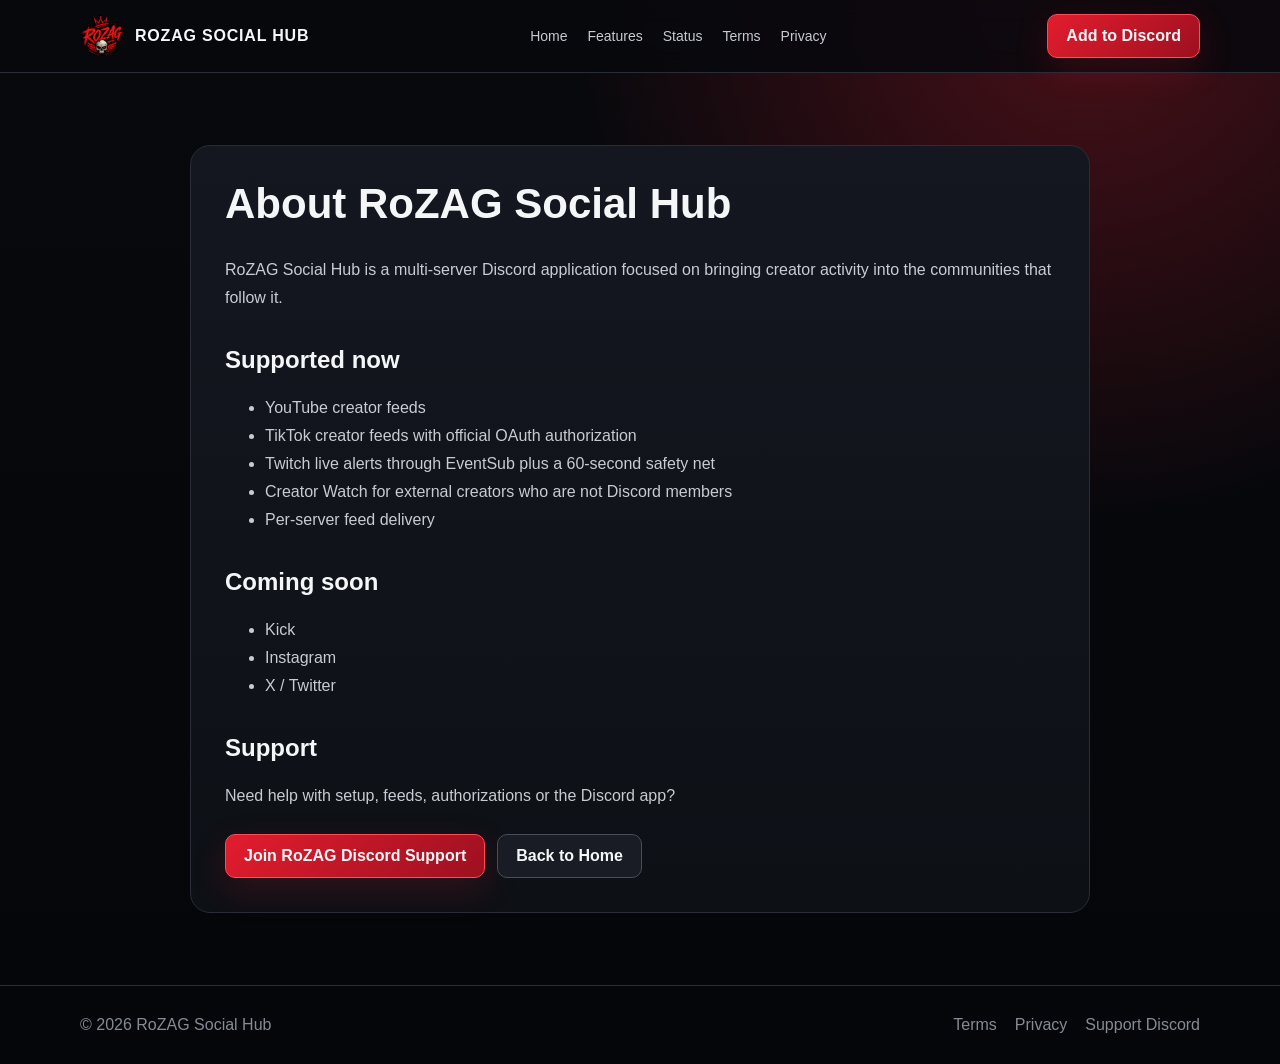
<file: about.html>
<!doctype html>
<html lang="en">
<head>
  <meta charset="utf-8">
  <meta name="viewport" content="width=device-width, initial-scale=1">
  <title>About — RoZAG Social Hub</title>
  <link rel="icon" type="image/x-icon" href="./favicon.ico">
  <link rel="stylesheet" href="./styles.css">
  <script src="./config.js"></script>
  <script src="./app.js" defer></script>
</head>
<body>
<nav><div class="wrap nav">
  <a class="brand" href="./index.html"><img src="./rozag-logo.png" alt="RoZAG"><span>ROZAG SOCIAL HUB</span></a>
  <div class="navlinks"><a href="./index.html">Home</a><a href="./index.html#features">Features</a><a href="./index.html#platform-status">Status</a><a href="./terms.html" target="_blank" rel="noopener noreferrer">Terms</a><a href="./privacy.html" target="_blank" rel="noopener noreferrer">Privacy</a></div>
  <a class="btn primary" data-install-link href="#" target="_blank" rel="noopener noreferrer">Add to Discord</a>
</div></nav>
<main class="page"><div class="wrap">
  <div class="page-card">
    <h1>About RoZAG Social Hub</h1>
    <p>
      RoZAG Social Hub is a multi-server Discord application focused on
      bringing creator activity into the communities that follow it.
    </p>
    <h2>Supported now</h2>
    <ul>
      <li>YouTube creator feeds</li>
      <li>TikTok creator feeds with official OAuth authorization</li>
      <li>Twitch live alerts through EventSub plus a 60-second safety net</li>
      <li>Creator Watch for external creators who are not Discord members</li>
      <li>Per-server feed delivery</li>
    </ul>
    <h2>Coming soon</h2>
    <ul>
      <li>Kick</li>
      <li>Instagram</li>
      <li>X / Twitter</li>
    </ul>
    <h2>Support</h2>
    <p>Need help with setup, feeds, authorizations or the Discord app?</p>
    <div class="contact-actions">
      <a class="btn primary" data-support-link href="#" target="_blank" rel="noopener noreferrer">Join RoZAG Discord Support</a>
      <a class="btn" href="./index.html">Back to Home</a>
    </div>
  </div>
</div></main>
<footer><div class="wrap foot"><span>© 2026 RoZAG Social Hub</span><span class="links"><a href="./terms.html">Terms</a><a href="./privacy.html">Privacy</a><a data-support-link href="#">Support Discord</a></span></div></footer>
</body>
</html>
</file>
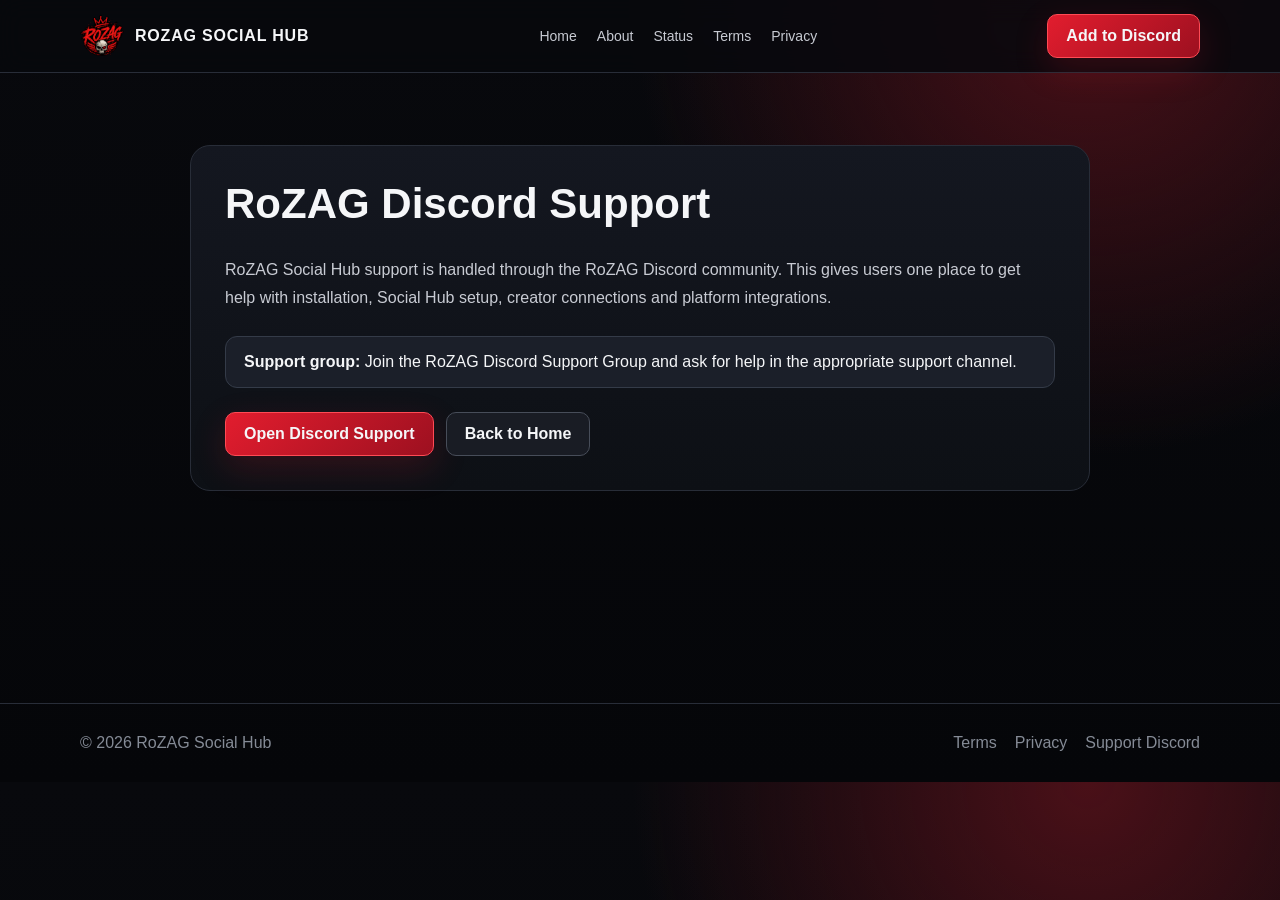
<file: contact.html>
<!doctype html>
<html lang="en">
<head>
  <meta charset="utf-8">
  <meta name="viewport" content="width=device-width, initial-scale=1">
  <title>Support — RoZAG Social Hub</title>
  <link rel="icon" type="image/x-icon" href="./favicon.ico">
  <link rel="stylesheet" href="./styles.css">
  <script src="./config.js"></script>
  <script src="./app.js" defer></script>
</head>
<body>
<nav><div class="wrap nav">
  <a class="brand" href="./index.html"><img src="./rozag-logo.png" alt="RoZAG"><span>ROZAG SOCIAL HUB</span></a>
  <div class="navlinks"><a href="./index.html">Home</a><a href="./about.html">About</a><a href="./index.html#platform-status">Status</a><a href="./terms.html" target="_blank" rel="noopener noreferrer">Terms</a><a href="./privacy.html" target="_blank" rel="noopener noreferrer">Privacy</a></div>
  <a class="btn primary" data-install-link href="#" target="_blank" rel="noopener noreferrer">Add to Discord</a>
</div></nav>
<main class="page"><div class="wrap">
  <div class="page-card">
    <h1>RoZAG Discord Support</h1>
    <p>
      RoZAG Social Hub support is handled through the RoZAG Discord community.
      This gives users one place to get help with installation, Social Hub
      setup, creator connections and platform integrations.
    </p>
    <div class="notice">
      <strong>Support group:</strong> Join the RoZAG Discord Support Group and
      ask for help in the appropriate support channel.
    </div>
    <div class="contact-actions">
      <a class="btn primary" data-support-link href="#" target="_blank" rel="noopener noreferrer">Open Discord Support</a>
      <a class="btn" href="./index.html">Back to Home</a>
    </div>
  </div>
</div></main>
<footer><div class="wrap foot"><span>© 2026 RoZAG Social Hub</span><span class="links"><a href="./terms.html">Terms</a><a href="./privacy.html">Privacy</a><a data-support-link href="#">Support Discord</a></span></div></footer>
</body>
</html>
</file>
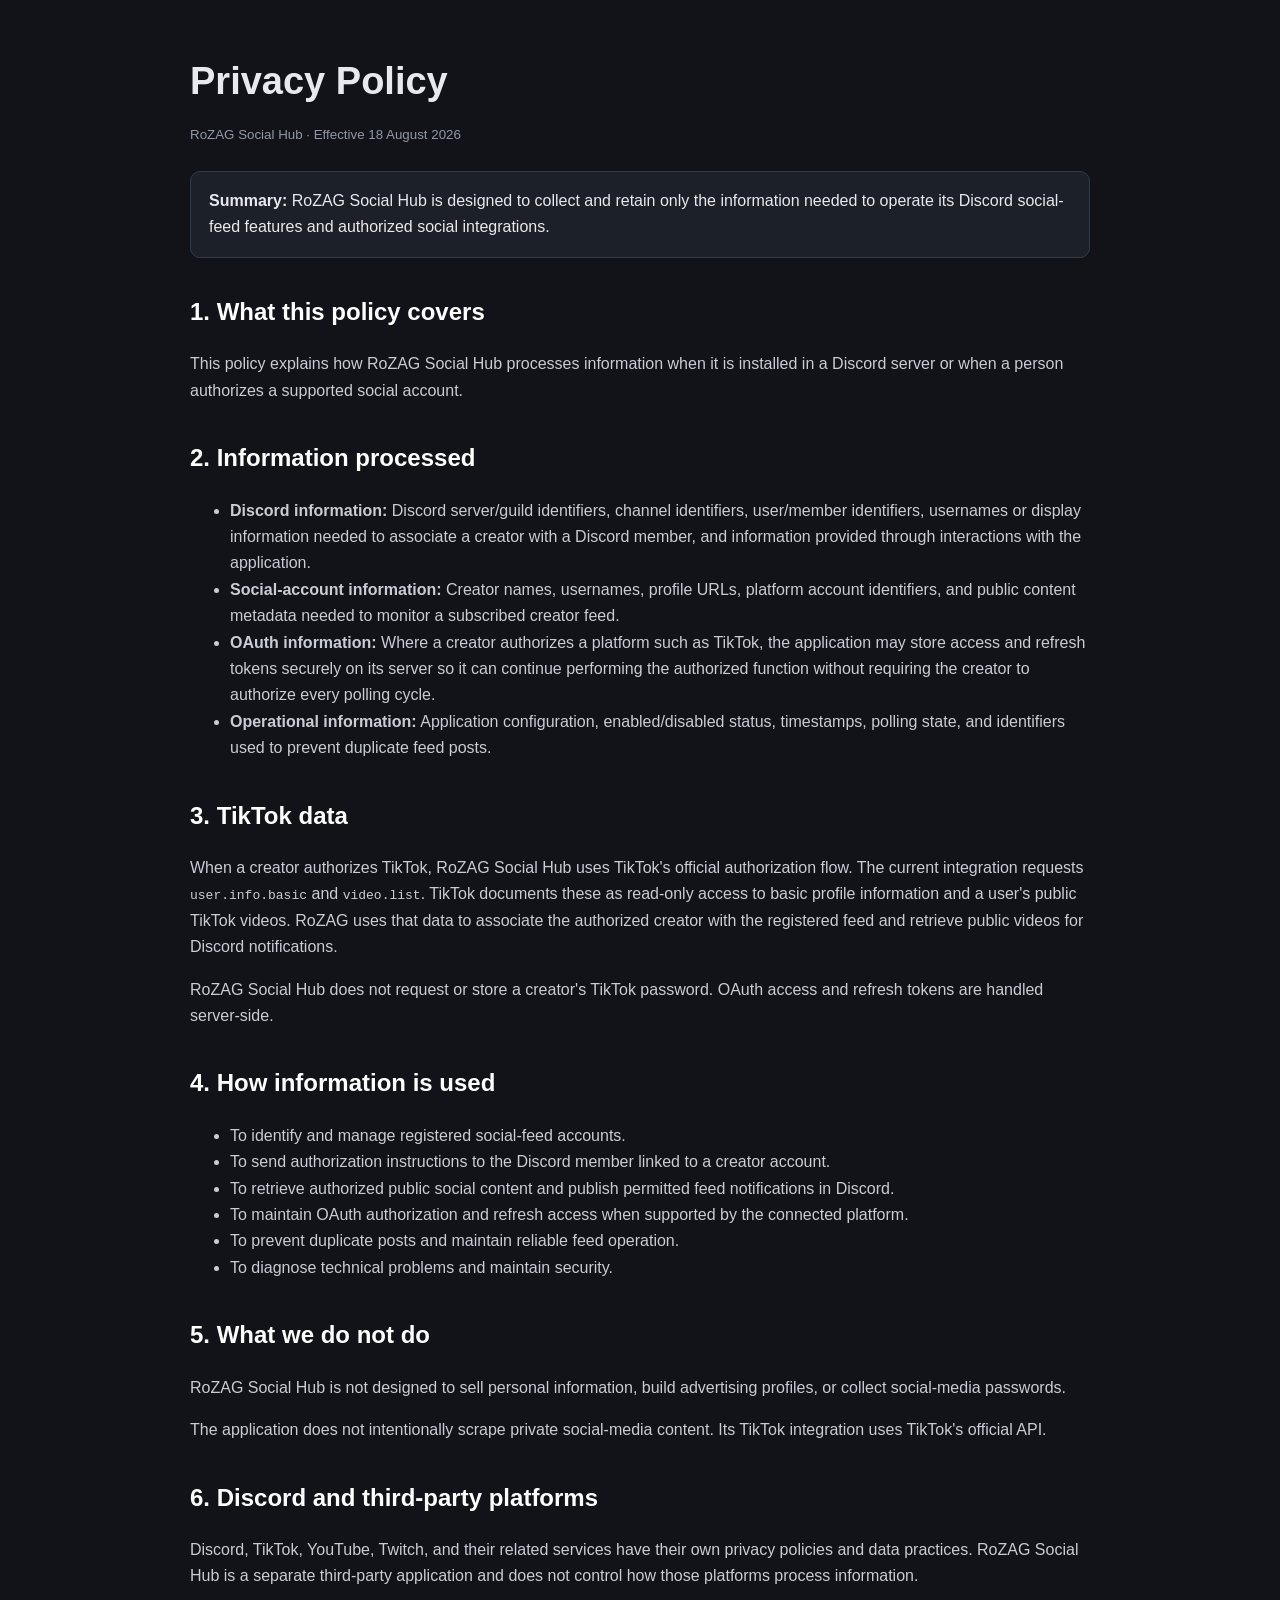
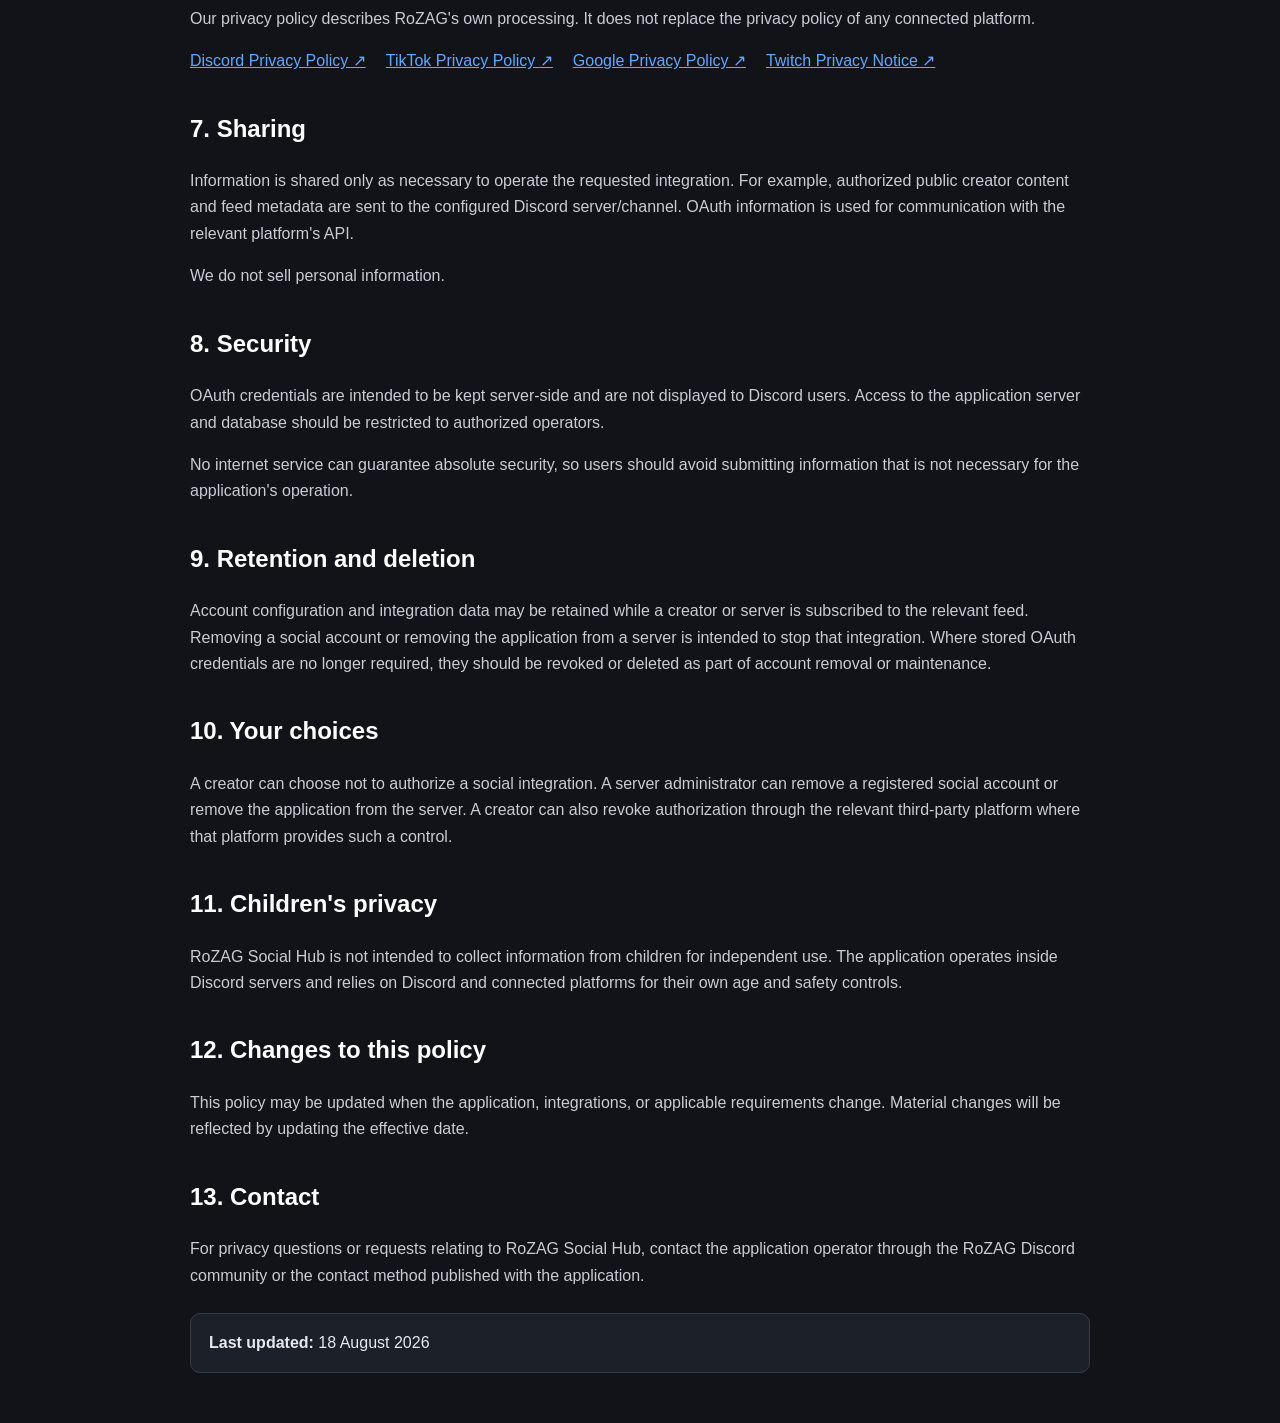
<file: privacy-policy.html>
<!doctype html>
<html lang="en">
<head>
<meta charset="utf-8"><meta name="viewport" content="width=device-width,initial-scale=1">
<title>Privacy Policy — RoZAG Social Feed</title><style>
:root{color-scheme:dark}
body{margin:0;background:#111318;color:#e7e9ee;font-family:Inter,Segoe UI,Arial,sans-serif;line-height:1.65}
main{max-width:900px;margin:50px auto;padding:0 24px}
h1{font-size:38px;margin-bottom:8px}
h2{margin-top:34px;color:#fff}
p,li{color:#c9ccd3}
a{color:#62a8ff}
.notice{background:#1c2029;border:1px solid #343b48;border-radius:10px;padding:16px 18px;margin:24px 0}
.links{display:flex;flex-wrap:wrap;gap:12px 20px;margin-top:12px}
small{color:#9298a5}
</style>
</head>
<body><main>
<h1>Privacy Policy</h1>
<small>RoZAG Social Hub · Effective 18 August 2026</small>

<div class="notice"><strong>Summary:</strong> RoZAG Social Hub is designed to collect and retain only the information needed to operate its Discord social-feed features and authorized social integrations.</div>

<h2>1. What this policy covers</h2>
<p>This policy explains how RoZAG Social Hub processes information when it is installed in a Discord server or when a person authorizes a supported social account.</p>

<h2>2. Information processed</h2>
<ul>
<li><strong>Discord information:</strong> Discord server/guild identifiers, channel identifiers, user/member identifiers, usernames or display information needed to associate a creator with a Discord member, and information provided through interactions with the application.</li>
<li><strong>Social-account information:</strong> Creator names, usernames, profile URLs, platform account identifiers, and public content metadata needed to monitor a subscribed creator feed.</li>
<li><strong>OAuth information:</strong> Where a creator authorizes a platform such as TikTok, the application may store access and refresh tokens securely on its server so it can continue performing the authorized function without requiring the creator to authorize every polling cycle.</li>
<li><strong>Operational information:</strong> Application configuration, enabled/disabled status, timestamps, polling state, and identifiers used to prevent duplicate feed posts.</li>
</ul>

<h2>3. TikTok data</h2>
<p>When a creator authorizes TikTok, RoZAG Social Hub uses TikTok's official authorization flow. The current integration requests <code>user.info.basic</code> and <code>video.list</code>. TikTok documents these as read-only access to basic profile information and a user's public TikTok videos. RoZAG uses that data to associate the authorized creator with the registered feed and retrieve public videos for Discord notifications.</p>
<p>RoZAG Social Hub does not request or store a creator's TikTok password. OAuth access and refresh tokens are handled server-side.</p>

<h2>4. How information is used</h2>
<ul>
<li>To identify and manage registered social-feed accounts.</li>
<li>To send authorization instructions to the Discord member linked to a creator account.</li>
<li>To retrieve authorized public social content and publish permitted feed notifications in Discord.</li>
<li>To maintain OAuth authorization and refresh access when supported by the connected platform.</li>
<li>To prevent duplicate posts and maintain reliable feed operation.</li>
<li>To diagnose technical problems and maintain security.</li>
</ul>

<h2>5. What we do not do</h2>
<p>RoZAG Social Hub is not designed to sell personal information, build advertising profiles, or collect social-media passwords.</p>
<p>The application does not intentionally scrape private social-media content. Its TikTok integration uses TikTok's official API.</p>

<h2>6. Discord and third-party platforms</h2>
<p>Discord, TikTok, YouTube, Twitch, and their related services have their own privacy policies and data practices. RoZAG Social Hub is a separate third-party application and does not control how those platforms process information.</p>
<p>Our privacy policy describes RoZAG's own processing. It does not replace the privacy policy of any connected platform.</p>
<div class="links">
<a href="https://discord.com/privacy" target="_blank" rel="noopener noreferrer">Discord Privacy Policy ↗</a>
<a href="https://www.tiktok.com/legal/privacy-policy" target="_blank" rel="noopener noreferrer">TikTok Privacy Policy ↗</a>
<a href="https://policies.google.com/privacy" target="_blank" rel="noopener noreferrer">Google Privacy Policy ↗</a>
<a href="https://www.twitch.tv/p/privacy-notice" target="_blank" rel="noopener noreferrer">Twitch Privacy Notice ↗</a>
</div>

<h2>7. Sharing</h2>
<p>Information is shared only as necessary to operate the requested integration. For example, authorized public creator content and feed metadata are sent to the configured Discord server/channel. OAuth information is used for communication with the relevant platform's API.</p>
<p>We do not sell personal information.</p>

<h2>8. Security</h2>
<p>OAuth credentials are intended to be kept server-side and are not displayed to Discord users. Access to the application server and database should be restricted to authorized operators.</p>
<p>No internet service can guarantee absolute security, so users should avoid submitting information that is not necessary for the application's operation.</p>

<h2>9. Retention and deletion</h2>
<p>Account configuration and integration data may be retained while a creator or server is subscribed to the relevant feed. Removing a social account or removing the application from a server is intended to stop that integration. Where stored OAuth credentials are no longer required, they should be revoked or deleted as part of account removal or maintenance.</p>

<h2>10. Your choices</h2>
<p>A creator can choose not to authorize a social integration. A server administrator can remove a registered social account or remove the application from the server. A creator can also revoke authorization through the relevant third-party platform where that platform provides such a control.</p>

<h2>11. Children's privacy</h2>
<p>RoZAG Social Hub is not intended to collect information from children for independent use. The application operates inside Discord servers and relies on Discord and connected platforms for their own age and safety controls.</p>

<h2>12. Changes to this policy</h2>
<p>This policy may be updated when the application, integrations, or applicable requirements change. Material changes will be reflected by updating the effective date.</p>

<h2>13. Contact</h2>
<p>For privacy questions or requests relating to RoZAG Social Hub, contact the application operator through the RoZAG Discord community or the contact method published with the application.</p>

<div class="notice"><strong>Last updated:</strong> 18 August 2026</div>
</main></body></html>
</file>
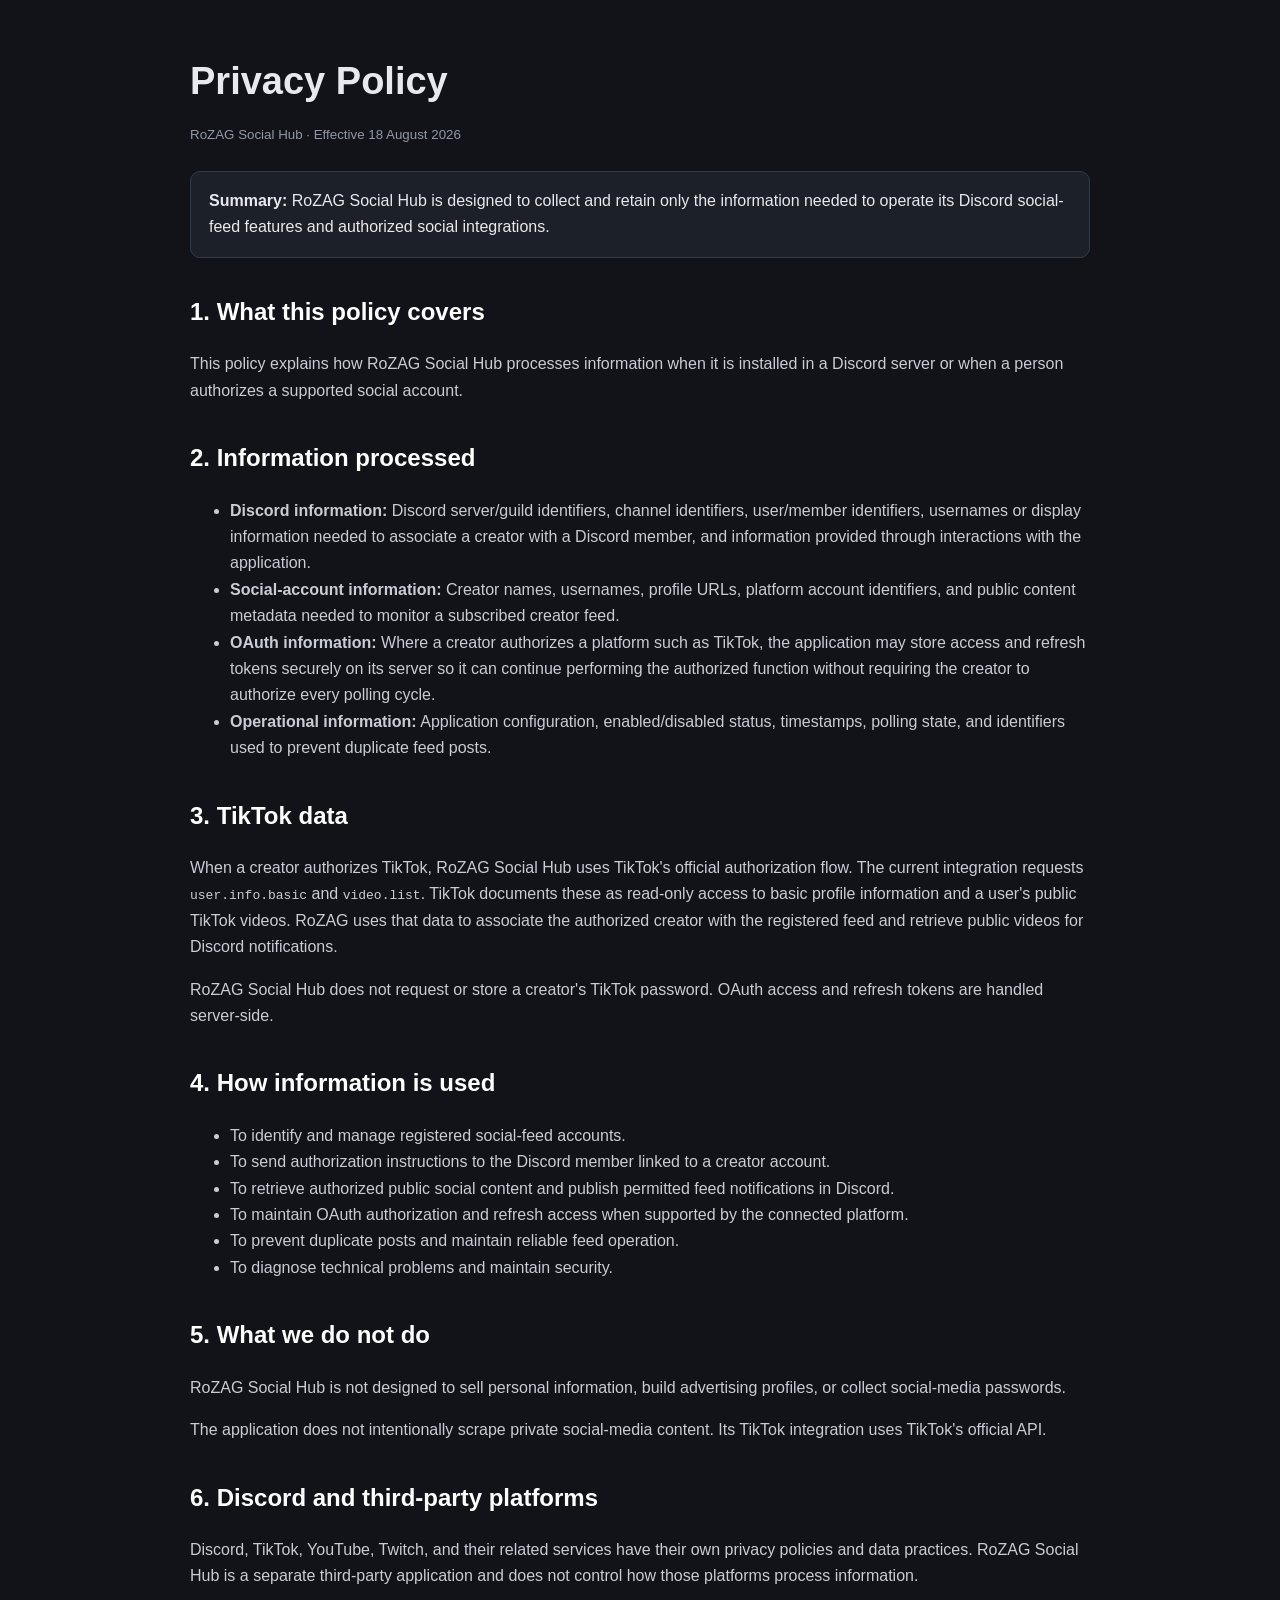
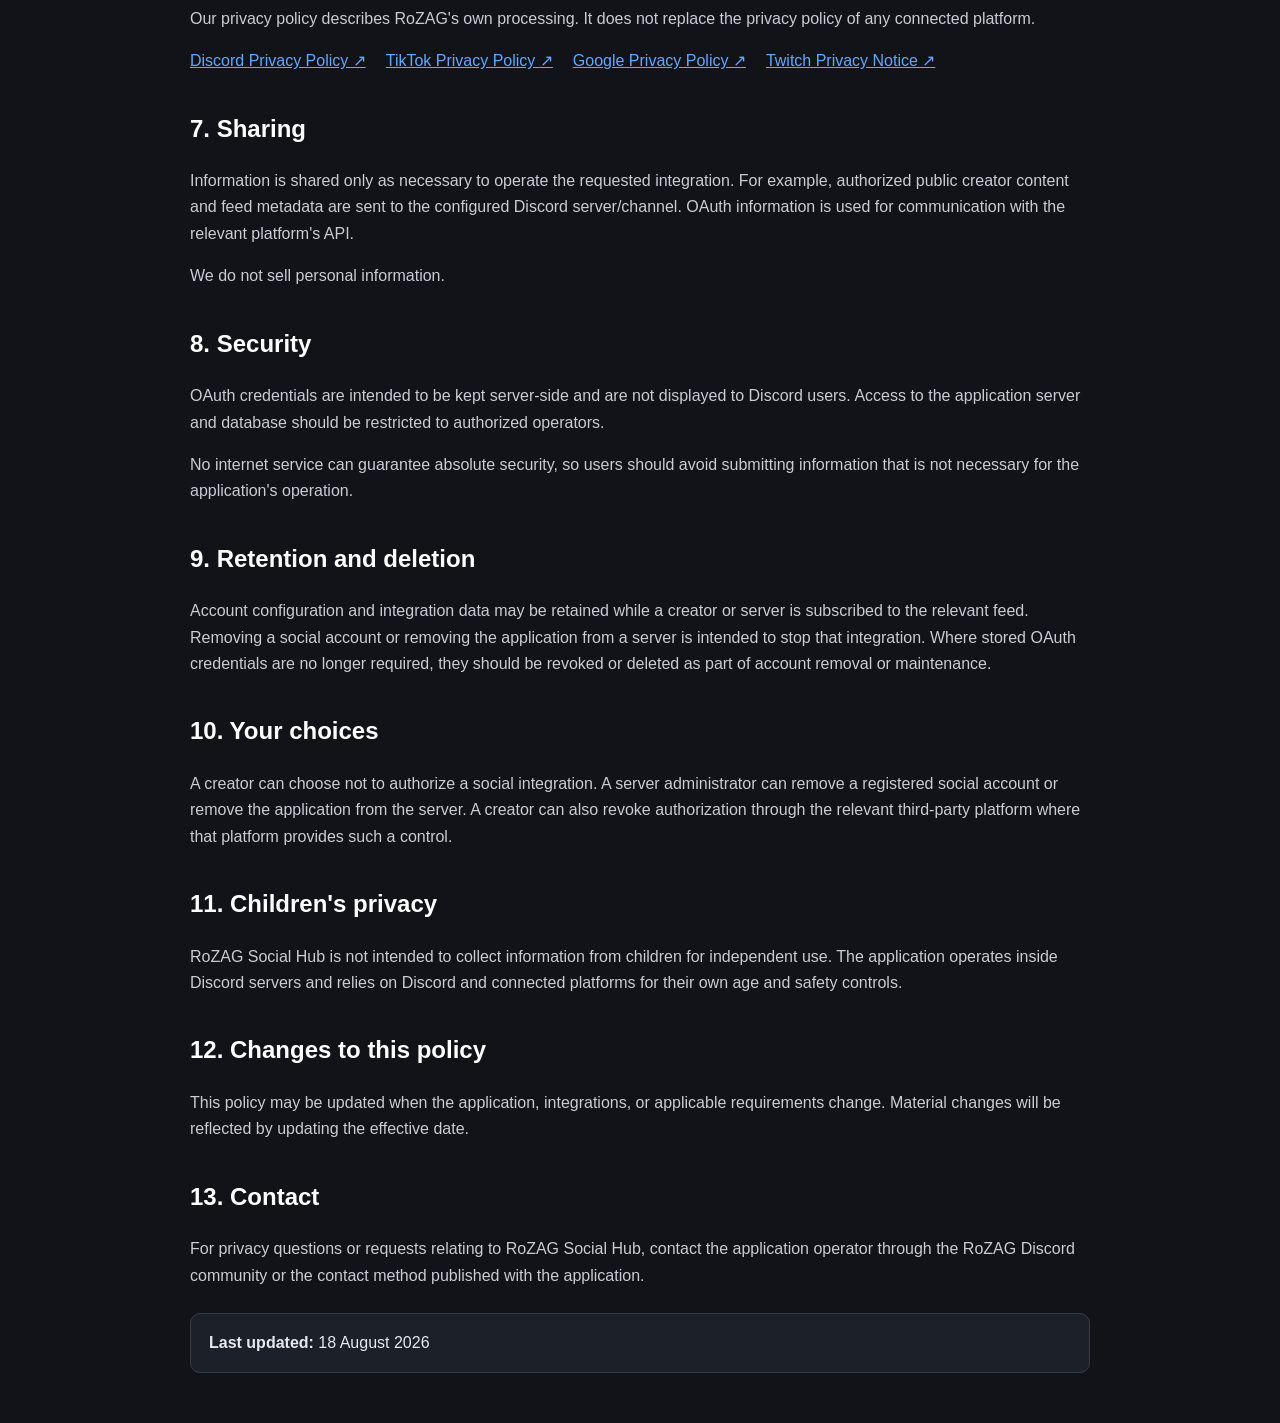
<file: privacy.html>
<!doctype html>
<html lang="en">
<head>
<meta charset="utf-8"><meta name="viewport" content="width=device-width,initial-scale=1">
<title>Privacy Policy — RoZAG Social Hub</title><style>
:root{color-scheme:dark}
body{margin:0;background:#111318;color:#e7e9ee;font-family:Inter,Segoe UI,Arial,sans-serif;line-height:1.65}
main{max-width:900px;margin:50px auto;padding:0 24px}
h1{font-size:38px;margin-bottom:8px}
h2{margin-top:34px;color:#fff}
p,li{color:#c9ccd3}
a{color:#62a8ff}
.notice{background:#1c2029;border:1px solid #343b48;border-radius:10px;padding:16px 18px;margin:24px 0}
.links{display:flex;flex-wrap:wrap;gap:12px 20px;margin-top:12px}
small{color:#9298a5}
</style>
</head>
<body><main>
<h1>Privacy Policy</h1>
<small>RoZAG Social Hub · Effective 18 August 2026</small>

<div class="notice"><strong>Summary:</strong> RoZAG Social Hub is designed to collect and retain only the information needed to operate its Discord social-feed features and authorized social integrations.</div>

<h2>1. What this policy covers</h2>
<p>This policy explains how RoZAG Social Hub processes information when it is installed in a Discord server or when a person authorizes a supported social account.</p>

<h2>2. Information processed</h2>
<ul>
<li><strong>Discord information:</strong> Discord server/guild identifiers, channel identifiers, user/member identifiers, usernames or display information needed to associate a creator with a Discord member, and information provided through interactions with the application.</li>
<li><strong>Social-account information:</strong> Creator names, usernames, profile URLs, platform account identifiers, and public content metadata needed to monitor a subscribed creator feed.</li>
<li><strong>OAuth information:</strong> Where a creator authorizes a platform such as TikTok, the application may store access and refresh tokens securely on its server so it can continue performing the authorized function without requiring the creator to authorize every polling cycle.</li>
<li><strong>Operational information:</strong> Application configuration, enabled/disabled status, timestamps, polling state, and identifiers used to prevent duplicate feed posts.</li>
</ul>

<h2>3. TikTok data</h2>
<p>When a creator authorizes TikTok, RoZAG Social Hub uses TikTok's official authorization flow. The current integration requests <code>user.info.basic</code> and <code>video.list</code>. TikTok documents these as read-only access to basic profile information and a user's public TikTok videos. RoZAG uses that data to associate the authorized creator with the registered feed and retrieve public videos for Discord notifications.</p>
<p>RoZAG Social Hub does not request or store a creator's TikTok password. OAuth access and refresh tokens are handled server-side.</p>

<h2>4. How information is used</h2>
<ul>
<li>To identify and manage registered social-feed accounts.</li>
<li>To send authorization instructions to the Discord member linked to a creator account.</li>
<li>To retrieve authorized public social content and publish permitted feed notifications in Discord.</li>
<li>To maintain OAuth authorization and refresh access when supported by the connected platform.</li>
<li>To prevent duplicate posts and maintain reliable feed operation.</li>
<li>To diagnose technical problems and maintain security.</li>
</ul>

<h2>5. What we do not do</h2>
<p>RoZAG Social Hub is not designed to sell personal information, build advertising profiles, or collect social-media passwords.</p>
<p>The application does not intentionally scrape private social-media content. Its TikTok integration uses TikTok's official API.</p>

<h2>6. Discord and third-party platforms</h2>
<p>Discord, TikTok, YouTube, Twitch, and their related services have their own privacy policies and data practices. RoZAG Social Hub is a separate third-party application and does not control how those platforms process information.</p>
<p>Our privacy policy describes RoZAG's own processing. It does not replace the privacy policy of any connected platform.</p>
<div class="links">
<a href="https://discord.com/privacy" target="_blank" rel="noopener noreferrer">Discord Privacy Policy ↗</a>
<a href="https://www.tiktok.com/legal/privacy-policy" target="_blank" rel="noopener noreferrer">TikTok Privacy Policy ↗</a>
<a href="https://policies.google.com/privacy" target="_blank" rel="noopener noreferrer">Google Privacy Policy ↗</a>
<a href="https://www.twitch.tv/p/privacy-notice" target="_blank" rel="noopener noreferrer">Twitch Privacy Notice ↗</a>
</div>

<h2>7. Sharing</h2>
<p>Information is shared only as necessary to operate the requested integration. For example, authorized public creator content and feed metadata are sent to the configured Discord server/channel. OAuth information is used for communication with the relevant platform's API.</p>
<p>We do not sell personal information.</p>

<h2>8. Security</h2>
<p>OAuth credentials are intended to be kept server-side and are not displayed to Discord users. Access to the application server and database should be restricted to authorized operators.</p>
<p>No internet service can guarantee absolute security, so users should avoid submitting information that is not necessary for the application's operation.</p>

<h2>9. Retention and deletion</h2>
<p>Account configuration and integration data may be retained while a creator or server is subscribed to the relevant feed. Removing a social account or removing the application from a server is intended to stop that integration. Where stored OAuth credentials are no longer required, they should be revoked or deleted as part of account removal or maintenance.</p>

<h2>10. Your choices</h2>
<p>A creator can choose not to authorize a social integration. A server administrator can remove a registered social account or remove the application from the server. A creator can also revoke authorization through the relevant third-party platform where that platform provides such a control.</p>

<h2>11. Children's privacy</h2>
<p>RoZAG Social Hub is not intended to collect information from children for independent use. The application operates inside Discord servers and relies on Discord and connected platforms for their own age and safety controls.</p>

<h2>12. Changes to this policy</h2>
<p>This policy may be updated when the application, integrations, or applicable requirements change. Material changes will be reflected by updating the effective date.</p>

<h2>13. Contact</h2>
<p>For privacy questions or requests relating to RoZAG Social Hub, contact the application operator through the RoZAG Discord community or the contact method published with the application.</p>

<div class="notice"><strong>Last updated:</strong> 18 August 2026</div>
</main></body></html>
</file>
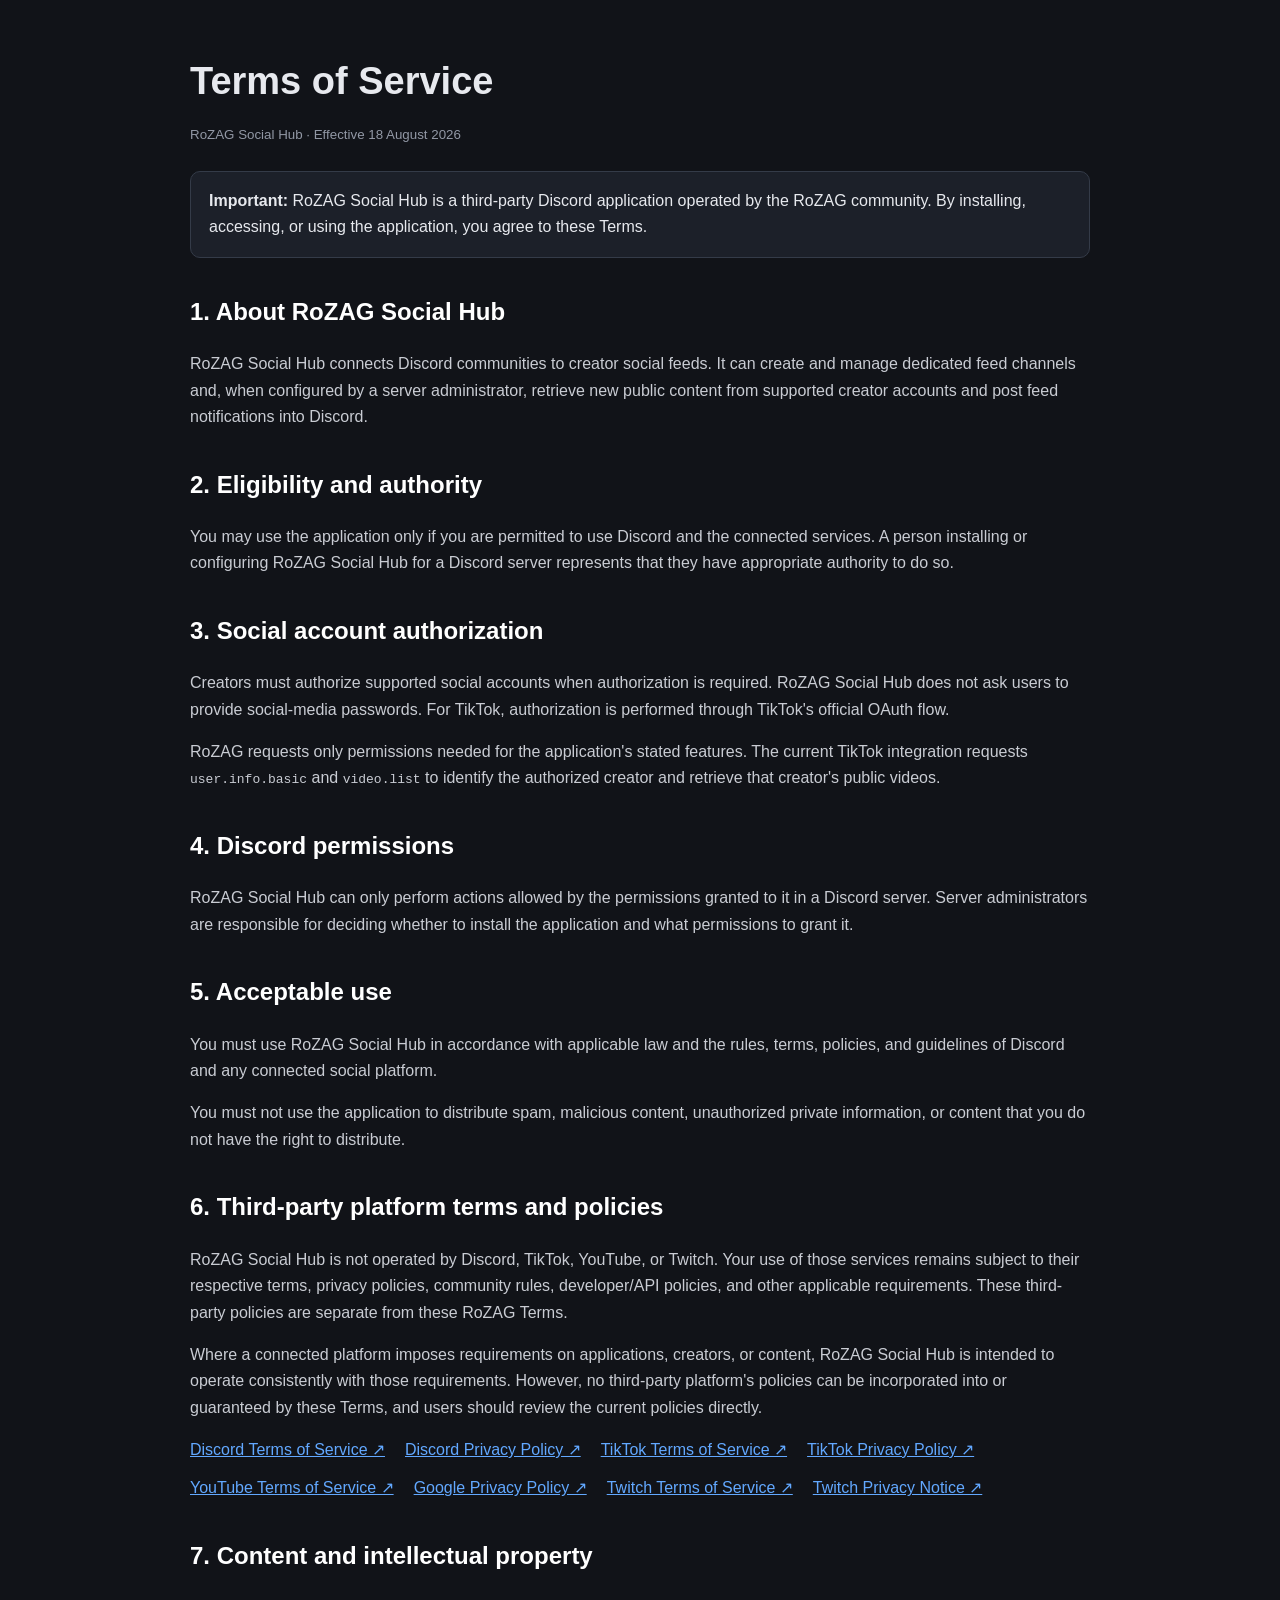
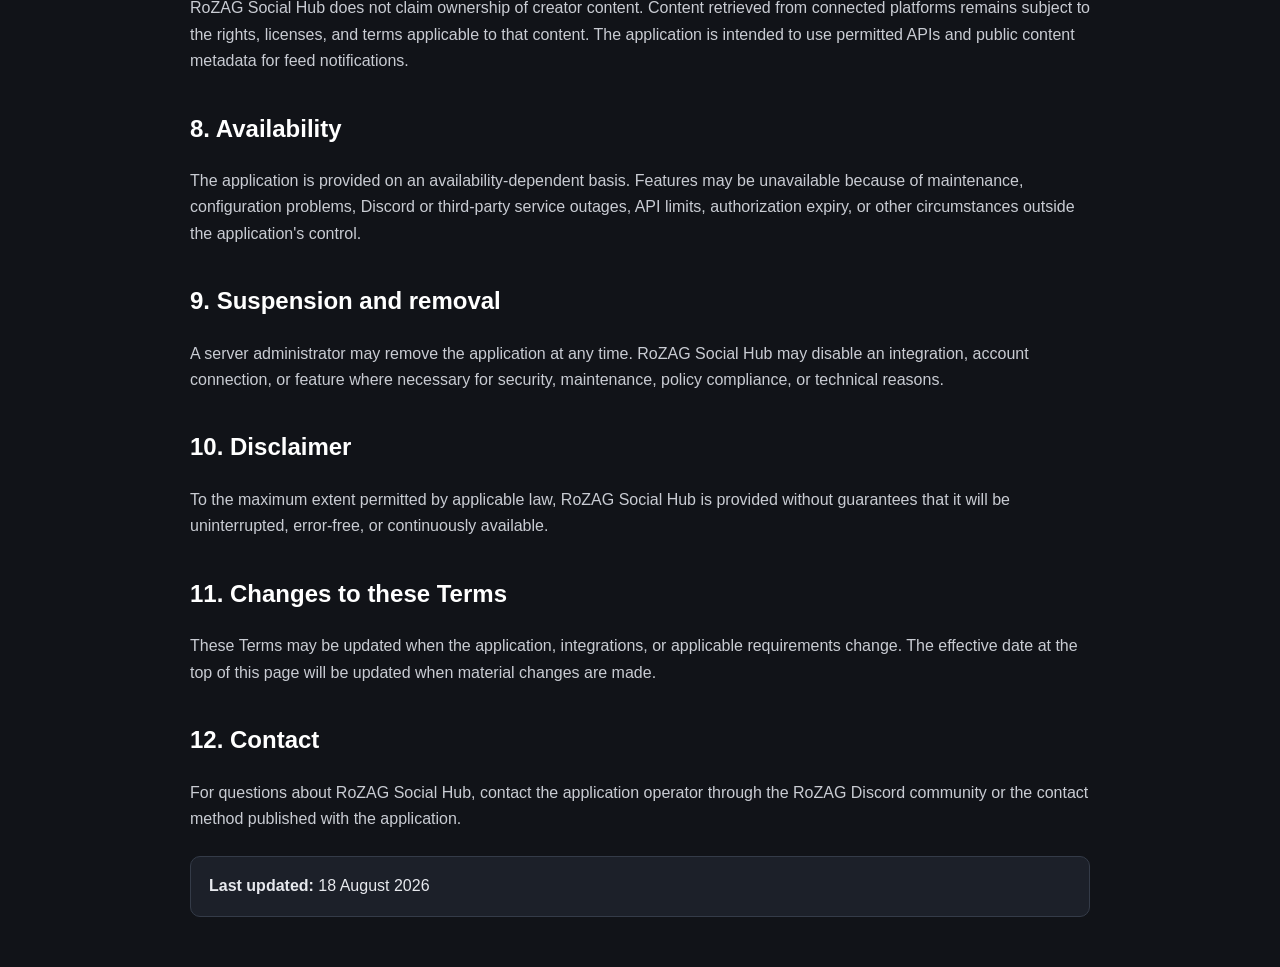
<file: terms-of-service.html>
<!doctype html>
<html lang="en">
<head>
<meta charset="utf-8"><meta name="viewport" content="width=device-width,initial-scale=1">
<title>Terms of Service — RoZAG Social Feed</title><style>
:root{color-scheme:dark}
body{margin:0;background:#111318;color:#e7e9ee;font-family:Inter,Segoe UI,Arial,sans-serif;line-height:1.65}
main{max-width:900px;margin:50px auto;padding:0 24px}
h1{font-size:38px;margin-bottom:8px}
h2{margin-top:34px;color:#fff}
p,li{color:#c9ccd3}
a{color:#62a8ff}
.notice{background:#1c2029;border:1px solid #343b48;border-radius:10px;padding:16px 18px;margin:24px 0}
.links{display:flex;flex-wrap:wrap;gap:12px 20px;margin-top:12px}
small{color:#9298a5}
</style>
</head>
<body><main>
<h1>Terms of Service</h1>
<small>RoZAG Social Hub · Effective 18 August 2026</small>

<div class="notice"><strong>Important:</strong> RoZAG Social Hub is a third-party Discord application operated by the RoZAG community. By installing, accessing, or using the application, you agree to these Terms.</div>

<h2>1. About RoZAG Social Hub</h2>
<p>RoZAG Social Hub connects Discord communities to creator social feeds. It can create and manage dedicated feed channels and, when configured by a server administrator, retrieve new public content from supported creator accounts and post feed notifications into Discord.</p>

<h2>2. Eligibility and authority</h2>
<p>You may use the application only if you are permitted to use Discord and the connected services. A person installing or configuring RoZAG Social Hub for a Discord server represents that they have appropriate authority to do so.</p>

<h2>3. Social account authorization</h2>
<p>Creators must authorize supported social accounts when authorization is required. RoZAG Social Hub does not ask users to provide social-media passwords. For TikTok, authorization is performed through TikTok's official OAuth flow.</p>
<p>RoZAG requests only permissions needed for the application's stated features. The current TikTok integration requests <code>user.info.basic</code> and <code>video.list</code> to identify the authorized creator and retrieve that creator's public videos.</p>

<h2>4. Discord permissions</h2>
<p>RoZAG Social Hub can only perform actions allowed by the permissions granted to it in a Discord server. Server administrators are responsible for deciding whether to install the application and what permissions to grant it.</p>

<h2>5. Acceptable use</h2>
<p>You must use RoZAG Social Hub in accordance with applicable law and the rules, terms, policies, and guidelines of Discord and any connected social platform.</p>
<p>You must not use the application to distribute spam, malicious content, unauthorized private information, or content that you do not have the right to distribute.</p>

<h2>6. Third-party platform terms and policies</h2>
<p>RoZAG Social Hub is not operated by Discord, TikTok, YouTube, or Twitch. Your use of those services remains subject to their respective terms, privacy policies, community rules, developer/API policies, and other applicable requirements. These third-party policies are separate from these RoZAG Terms.</p>
<p>Where a connected platform imposes requirements on applications, creators, or content, RoZAG Social Hub is intended to operate consistently with those requirements. However, no third-party platform's policies can be incorporated into or guaranteed by these Terms, and users should review the current policies directly.</p>
<div class="links">
<a href="https://discord.com/terms" target="_blank" rel="noopener noreferrer">Discord Terms of Service ↗</a>
<a href="https://discord.com/privacy" target="_blank" rel="noopener noreferrer">Discord Privacy Policy ↗</a>
<a href="https://www.tiktok.com/legal/terms-of-service" target="_blank" rel="noopener noreferrer">TikTok Terms of Service ↗</a>
<a href="https://www.tiktok.com/legal/privacy-policy" target="_blank" rel="noopener noreferrer">TikTok Privacy Policy ↗</a>
<a href="https://www.youtube.com/static?template=terms" target="_blank" rel="noopener noreferrer">YouTube Terms of Service ↗</a>
<a href="https://policies.google.com/privacy" target="_blank" rel="noopener noreferrer">Google Privacy Policy ↗</a>
<a href="https://www.twitch.tv/p/terms-of-service" target="_blank" rel="noopener noreferrer">Twitch Terms of Service ↗</a>
<a href="https://www.twitch.tv/p/privacy-notice" target="_blank" rel="noopener noreferrer">Twitch Privacy Notice ↗</a>
</div>

<h2>7. Content and intellectual property</h2>
<p>RoZAG Social Hub does not claim ownership of creator content. Content retrieved from connected platforms remains subject to the rights, licenses, and terms applicable to that content. The application is intended to use permitted APIs and public content metadata for feed notifications.</p>

<h2>8. Availability</h2>
<p>The application is provided on an availability-dependent basis. Features may be unavailable because of maintenance, configuration problems, Discord or third-party service outages, API limits, authorization expiry, or other circumstances outside the application's control.</p>

<h2>9. Suspension and removal</h2>
<p>A server administrator may remove the application at any time. RoZAG Social Hub may disable an integration, account connection, or feature where necessary for security, maintenance, policy compliance, or technical reasons.</p>

<h2>10. Disclaimer</h2>
<p>To the maximum extent permitted by applicable law, RoZAG Social Hub is provided without guarantees that it will be uninterrupted, error-free, or continuously available.</p>

<h2>11. Changes to these Terms</h2>
<p>These Terms may be updated when the application, integrations, or applicable requirements change. The effective date at the top of this page will be updated when material changes are made.</p>

<h2>12. Contact</h2>
<p>For questions about RoZAG Social Hub, contact the application operator through the RoZAG Discord community or the contact method published with the application.</p>

<div class="notice"><strong>Last updated:</strong> 18 August 2026</div>
</main></body></html>
</file>
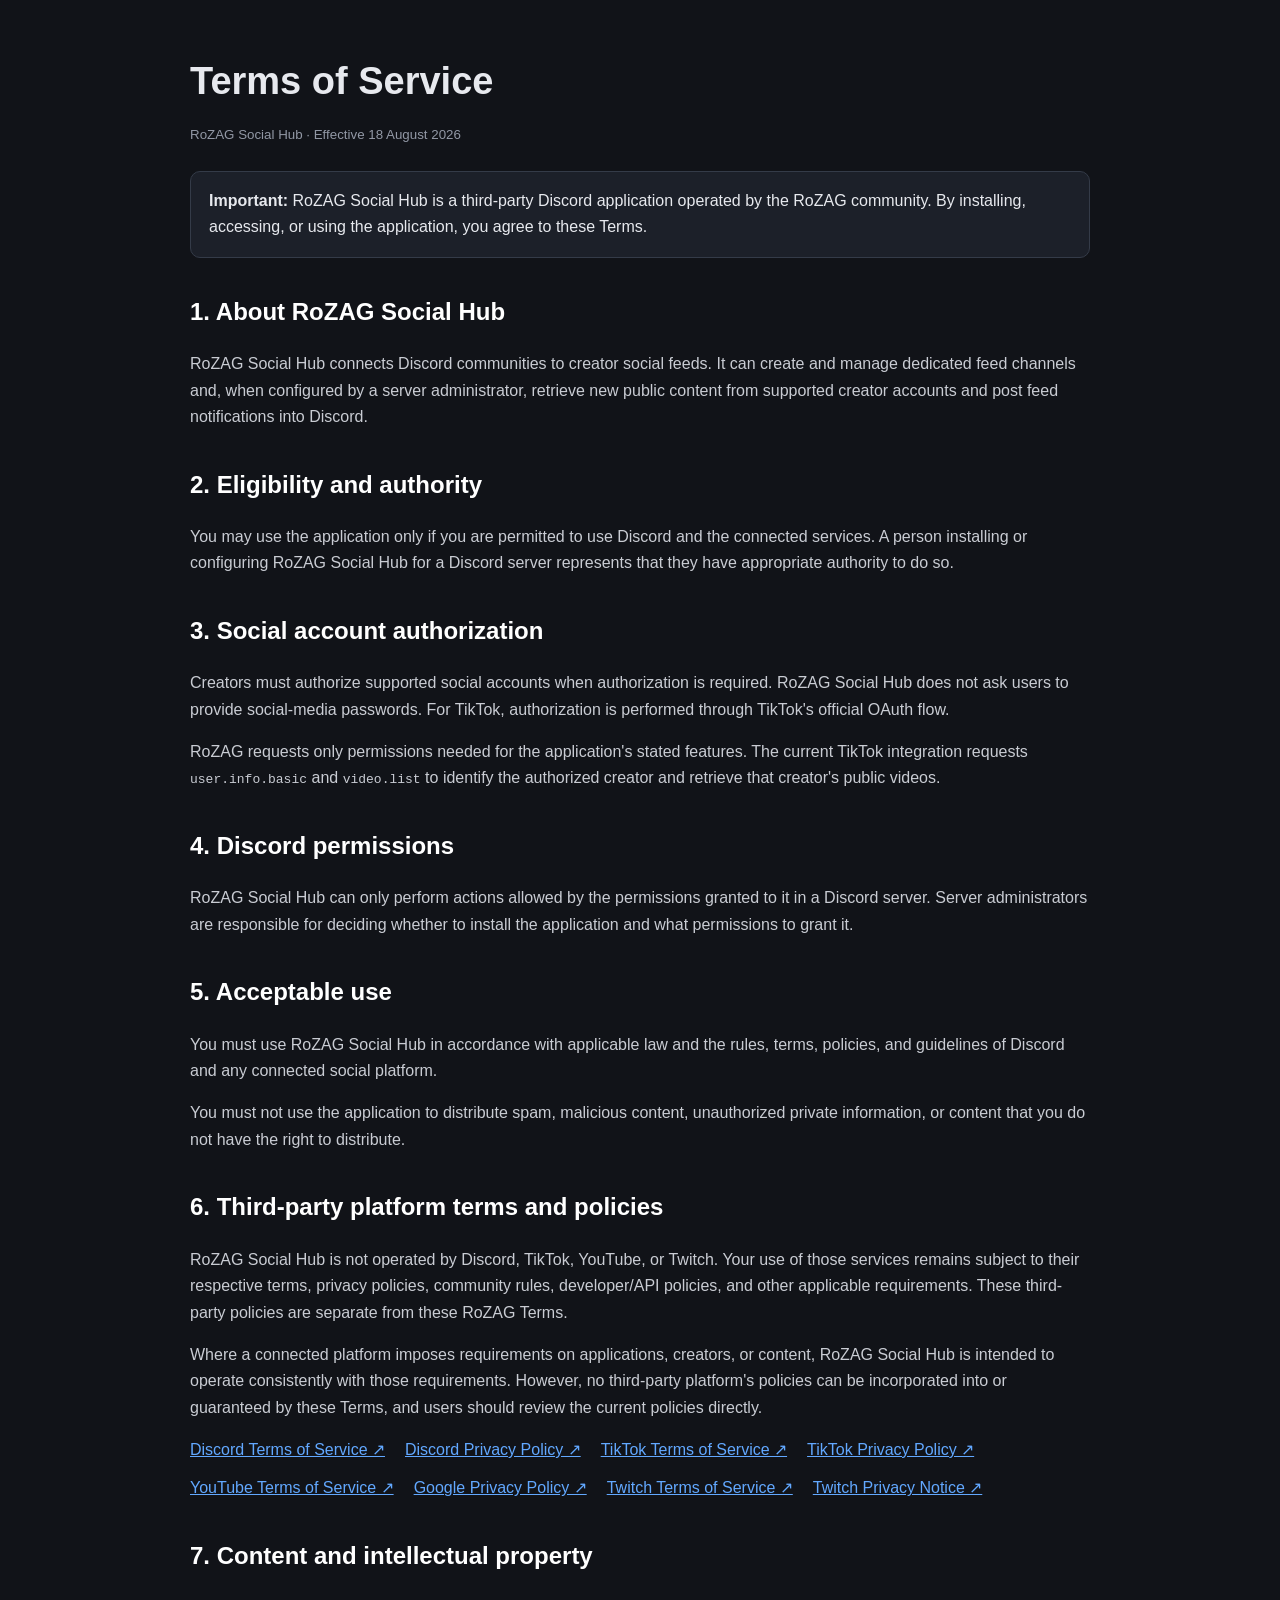
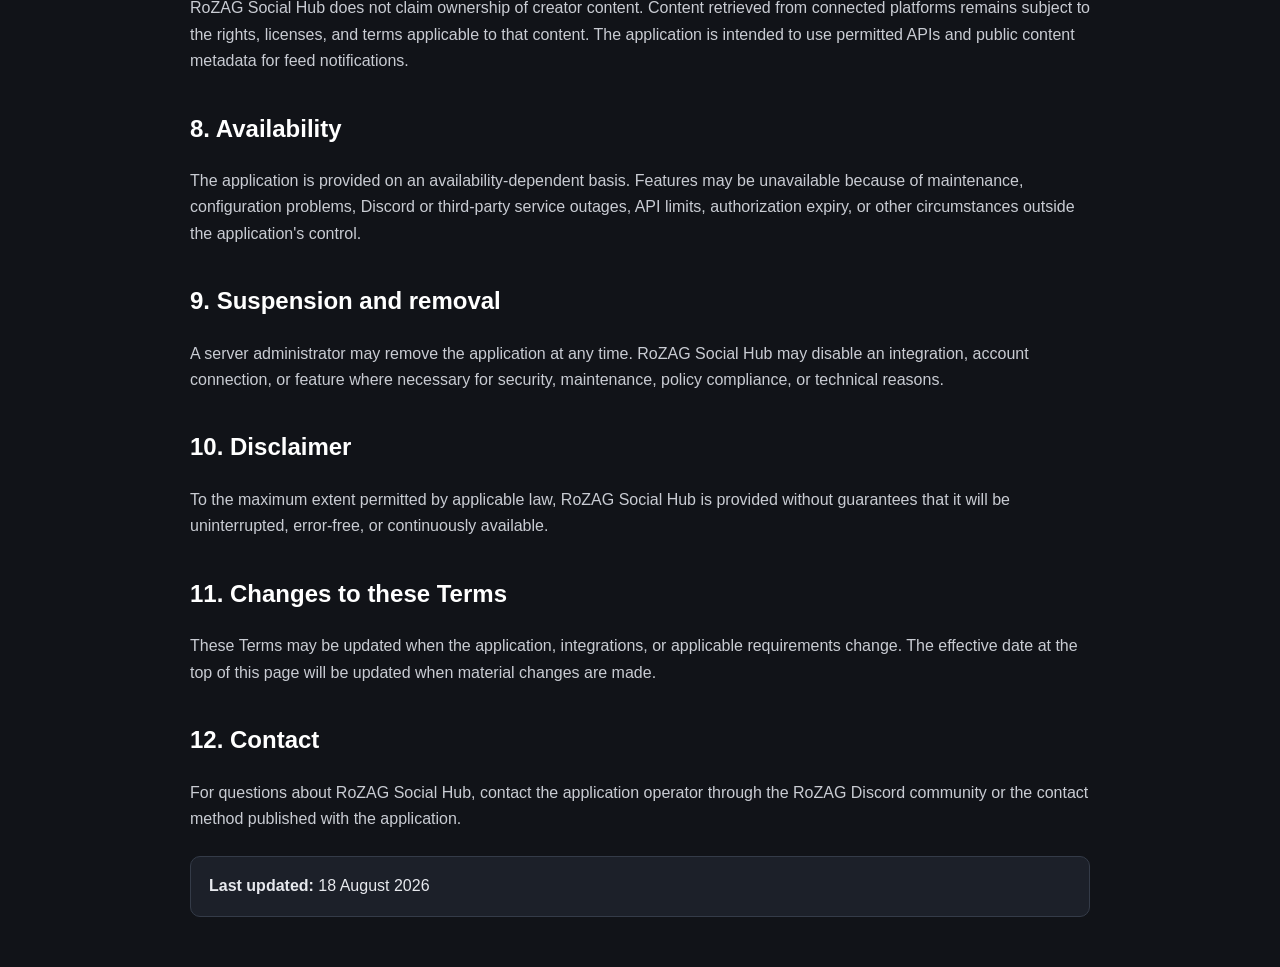
<file: terms.html>
<!doctype html>
<html lang="en">
<head>
<meta charset="utf-8"><meta name="viewport" content="width=device-width,initial-scale=1">
<title>Terms of Service — RoZAG Social Hub</title><style>
:root{color-scheme:dark}
body{margin:0;background:#111318;color:#e7e9ee;font-family:Inter,Segoe UI,Arial,sans-serif;line-height:1.65}
main{max-width:900px;margin:50px auto;padding:0 24px}
h1{font-size:38px;margin-bottom:8px}
h2{margin-top:34px;color:#fff}
p,li{color:#c9ccd3}
a{color:#62a8ff}
.notice{background:#1c2029;border:1px solid #343b48;border-radius:10px;padding:16px 18px;margin:24px 0}
.links{display:flex;flex-wrap:wrap;gap:12px 20px;margin-top:12px}
small{color:#9298a5}
</style>
</head>
<body><main>
<h1>Terms of Service</h1>
<small>RoZAG Social Hub · Effective 18 August 2026</small>

<div class="notice"><strong>Important:</strong> RoZAG Social Hub is a third-party Discord application operated by the RoZAG community. By installing, accessing, or using the application, you agree to these Terms.</div>

<h2>1. About RoZAG Social Hub</h2>
<p>RoZAG Social Hub connects Discord communities to creator social feeds. It can create and manage dedicated feed channels and, when configured by a server administrator, retrieve new public content from supported creator accounts and post feed notifications into Discord.</p>

<h2>2. Eligibility and authority</h2>
<p>You may use the application only if you are permitted to use Discord and the connected services. A person installing or configuring RoZAG Social Hub for a Discord server represents that they have appropriate authority to do so.</p>

<h2>3. Social account authorization</h2>
<p>Creators must authorize supported social accounts when authorization is required. RoZAG Social Hub does not ask users to provide social-media passwords. For TikTok, authorization is performed through TikTok's official OAuth flow.</p>
<p>RoZAG requests only permissions needed for the application's stated features. The current TikTok integration requests <code>user.info.basic</code> and <code>video.list</code> to identify the authorized creator and retrieve that creator's public videos.</p>

<h2>4. Discord permissions</h2>
<p>RoZAG Social Hub can only perform actions allowed by the permissions granted to it in a Discord server. Server administrators are responsible for deciding whether to install the application and what permissions to grant it.</p>

<h2>5. Acceptable use</h2>
<p>You must use RoZAG Social Hub in accordance with applicable law and the rules, terms, policies, and guidelines of Discord and any connected social platform.</p>
<p>You must not use the application to distribute spam, malicious content, unauthorized private information, or content that you do not have the right to distribute.</p>

<h2>6. Third-party platform terms and policies</h2>
<p>RoZAG Social Hub is not operated by Discord, TikTok, YouTube, or Twitch. Your use of those services remains subject to their respective terms, privacy policies, community rules, developer/API policies, and other applicable requirements. These third-party policies are separate from these RoZAG Terms.</p>
<p>Where a connected platform imposes requirements on applications, creators, or content, RoZAG Social Hub is intended to operate consistently with those requirements. However, no third-party platform's policies can be incorporated into or guaranteed by these Terms, and users should review the current policies directly.</p>
<div class="links">
<a href="https://discord.com/terms" target="_blank" rel="noopener noreferrer">Discord Terms of Service ↗</a>
<a href="https://discord.com/privacy" target="_blank" rel="noopener noreferrer">Discord Privacy Policy ↗</a>
<a href="https://www.tiktok.com/legal/terms-of-service" target="_blank" rel="noopener noreferrer">TikTok Terms of Service ↗</a>
<a href="https://www.tiktok.com/legal/privacy-policy" target="_blank" rel="noopener noreferrer">TikTok Privacy Policy ↗</a>
<a href="https://www.youtube.com/static?template=terms" target="_blank" rel="noopener noreferrer">YouTube Terms of Service ↗</a>
<a href="https://policies.google.com/privacy" target="_blank" rel="noopener noreferrer">Google Privacy Policy ↗</a>
<a href="https://www.twitch.tv/p/terms-of-service" target="_blank" rel="noopener noreferrer">Twitch Terms of Service ↗</a>
<a href="https://www.twitch.tv/p/privacy-notice" target="_blank" rel="noopener noreferrer">Twitch Privacy Notice ↗</a>
</div>

<h2>7. Content and intellectual property</h2>
<p>RoZAG Social Hub does not claim ownership of creator content. Content retrieved from connected platforms remains subject to the rights, licenses, and terms applicable to that content. The application is intended to use permitted APIs and public content metadata for feed notifications.</p>

<h2>8. Availability</h2>
<p>The application is provided on an availability-dependent basis. Features may be unavailable because of maintenance, configuration problems, Discord or third-party service outages, API limits, authorization expiry, or other circumstances outside the application's control.</p>

<h2>9. Suspension and removal</h2>
<p>A server administrator may remove the application at any time. RoZAG Social Hub may disable an integration, account connection, or feature where necessary for security, maintenance, policy compliance, or technical reasons.</p>

<h2>10. Disclaimer</h2>
<p>To the maximum extent permitted by applicable law, RoZAG Social Hub is provided without guarantees that it will be uninterrupted, error-free, or continuously available.</p>

<h2>11. Changes to these Terms</h2>
<p>These Terms may be updated when the application, integrations, or applicable requirements change. The effective date at the top of this page will be updated when material changes are made.</p>

<h2>12. Contact</h2>
<p>For questions about RoZAG Social Hub, contact the application operator through the RoZAG Discord community or the contact method published with the application.</p>

<div class="notice"><strong>Last updated:</strong> 18 August 2026</div>
</main></body></html>
</file>
<file: styles.css>
:root {
  --bg: #07080b;
  --panel: #10131a;
  --panel2: #151923;
  --text: #f5f6f8;
  --muted: #a5aab5;
  --red: #e21d2e;
  --red2: #ff4d43;
  --gold: #f2b63d;
  --line: #282d38;
  --green: #3bd98b;
}

* { box-sizing: border-box; }
html { scroll-behavior: smooth; }
body {
  margin: 0;
  background:
    radial-gradient(circle at 85% 0, #4a1018 0, transparent 34%),
    linear-gradient(180deg, #08090d, #050609);
  color: var(--text);
  font-family: Inter, Segoe UI, Arial, sans-serif;
}
a { color: inherit; text-decoration: none; }
.wrap { width: min(1120px, 92%); margin: auto; }

nav {
  position: sticky;
  top: 0;
  z-index: 10;
  background: #08090ddd;
  backdrop-filter: blur(12px);
  border-bottom: 1px solid var(--line);
}
.nav {
  min-height: 72px;
  display: flex;
  align-items: center;
  justify-content: space-between;
  gap: 18px;
}
.brand {
  display: flex;
  align-items: center;
  gap: 11px;
  font-weight: 900;
  letter-spacing: .05em;
}
.brand img {
  width: 44px;
  height: 44px;
  border-radius: 50%;
  object-fit: cover;
}
.navlinks {
  display: flex;
  gap: 20px;
  color: #c7cad2;
  font-size: 14px;
}
.btn {
  display: inline-flex;
  align-items: center;
  justify-content: center;
  padding: 12px 18px;
  border-radius: 10px;
  border: 1px solid #474d59;
  background: #191c24;
  font-weight: 800;
  transition: transform .15s ease, border-color .15s ease;
}
.btn:hover { transform: translateY(-1px); border-color: #6a7180; }
.primary {
  background: linear-gradient(135deg, var(--red), #9d1020);
  border-color: #ff4b55;
  box-shadow: 0 12px 34px #d51a3030;
}

.hero { padding: 88px 0 74px; }
.grid {
  display: grid;
  grid-template-columns: 1.1fr .9fr;
  gap: 58px;
  align-items: center;
}
.kicker {
  color: var(--gold);
  font-size: 13px;
  font-weight: 900;
  letter-spacing: .18em;
  text-transform: uppercase;
}
.hero h1 {
  font-size: clamp(46px, 7vw, 78px);
  line-height: .95;
  letter-spacing: -.05em;
  margin: 16px 0 22px;
}
.hero h1 span { color: var(--red2); }
.lead {
  font-size: 19px;
  line-height: 1.7;
  color: #c7cad2;
  max-width: 720px;
}
.actions {
  display: flex;
  gap: 12px;
  flex-wrap: wrap;
  margin-top: 28px;
}

.status {
  background: linear-gradient(160deg, #181b24, #0d1015);
  border: 1px solid #303541;
  border-radius: 22px;
  padding: 26px;
  box-shadow: 0 24px 80px #0009;
}
.logo {
  width: 175px;
  height: 175px;
  display: block;
  object-fit: contain;
  border-radius: 50%;
  margin: 0 auto 20px;
}
.status h2 { text-align: center; margin: 0; }
.status p {
  text-align: center;
  color: var(--muted);
  margin: 6px 0 20px;
}
.row {
  display: flex;
  justify-content: space-between;
  gap: 20px;
  padding: 14px 0;
  border-top: 1px solid var(--line);
}

.dot {
  display: inline-block;
  width: 10px;
  height: 10px;
  border-radius: 50%;
  background: var(--green);
  margin-right: 8px;
  box-shadow: 0 0 14px #3bd98b;
}
.dot.red {
  background: #e21d2e;
  box-shadow: 0 0 14px #e21d2e;
}
.dot.warn {
  background: var(--gold);
  box-shadow: 0 0 14px #f2b63d;
}

section { padding: 72px 0; }
.title { font-size: 34px; margin: 0 0 10px; }
.sub {
  color: var(--muted);
  line-height: 1.7;
  max-width: 760px;
}

.status-platforms {
  display: grid;
  grid-template-columns: repeat(3, 1fr);
  gap: 14px;
  margin-top: 22px;
}
.platform-status {
  background: linear-gradient(160deg, #151923, #0c0f14);
  border: 1px solid var(--line);
  border-radius: 16px;
  padding: 20px;
}
.platform-status .top {
  display: flex;
  align-items: center;
  justify-content: space-between;
  gap: 12px;
}
.platform-status h3 { margin: 0; font-size: 18px; }
.platform-status .state {
  font-weight: 900;
  display: inline-flex;
  align-items: center;
  gap: 7px;
}
.platform-status .state .dot { margin-right: 0; }
.platform-status .detail {
  margin: 10px 0 0;
  color: var(--muted);
  font-size: 13px;
  line-height: 1.5;
}

.cards {
  display: grid;
  grid-template-columns: repeat(3, 1fr);
  gap: 18px;
  margin-top: 28px;
}
.card, .panel {
  background: linear-gradient(180deg, #141720, #0d1015);
  border: 1px solid var(--line);
  border-radius: 18px;
  padding: 26px;
}
.card .ico { font-size: 30px; margin-bottom: 14px; }
.card h3 { margin: 0 0 8px; }
.card h3 small {
  color: var(--gold);
  font-size: 10px;
  letter-spacing: .1em;
}
.card p {
  color: var(--muted);
  line-height: 1.65;
  margin: 0;
}

.two {
  display: grid;
  grid-template-columns: 1fr 1fr;
  gap: 18px;
}
.panel ul {
  color: #c8cbd3;
  line-height: 1.9;
}
.panel code {
  background: #1d212b;
  padding: 2px 6px;
  border-radius: 5px;
}

.page {
  padding: 72px 0;
  min-height: 70vh;
}
.page-card {
  max-width: 900px;
  margin: auto;
  background: linear-gradient(180deg, #141720, #0d1015);
  border: 1px solid var(--line);
  border-radius: 20px;
  padding: 34px;
}
.page-card h1 { margin-top: 0; font-size: 42px; }
.page-card h2 { margin-top: 34px; }
.page-card p, .page-card li {
  color: #c8cbd3;
  line-height: 1.75;
}
.notice {
  background: #1b1f29;
  border: 1px solid #343b48;
  border-radius: 12px;
  padding: 16px 18px;
  margin: 24px 0;
}
.contact-actions {
  display: flex;
  gap: 12px;
  flex-wrap: wrap;
  margin-top: 24px;
}

footer {
  border-top: 1px solid var(--line);
  padding: 30px 0;
  color: #858b96;
}
.foot {
  display: flex;
  justify-content: space-between;
  gap: 20px;
  flex-wrap: wrap;
}
.links {
  display: flex;
  gap: 18px;
  flex-wrap: wrap;
}

@media (max-width: 820px) {
  .grid, .two { grid-template-columns: 1fr; }
  .cards, .status-platforms { grid-template-columns: 1fr; }
  .navlinks { display: none; }
  .hero { padding-top: 58px; }
}
</file>
